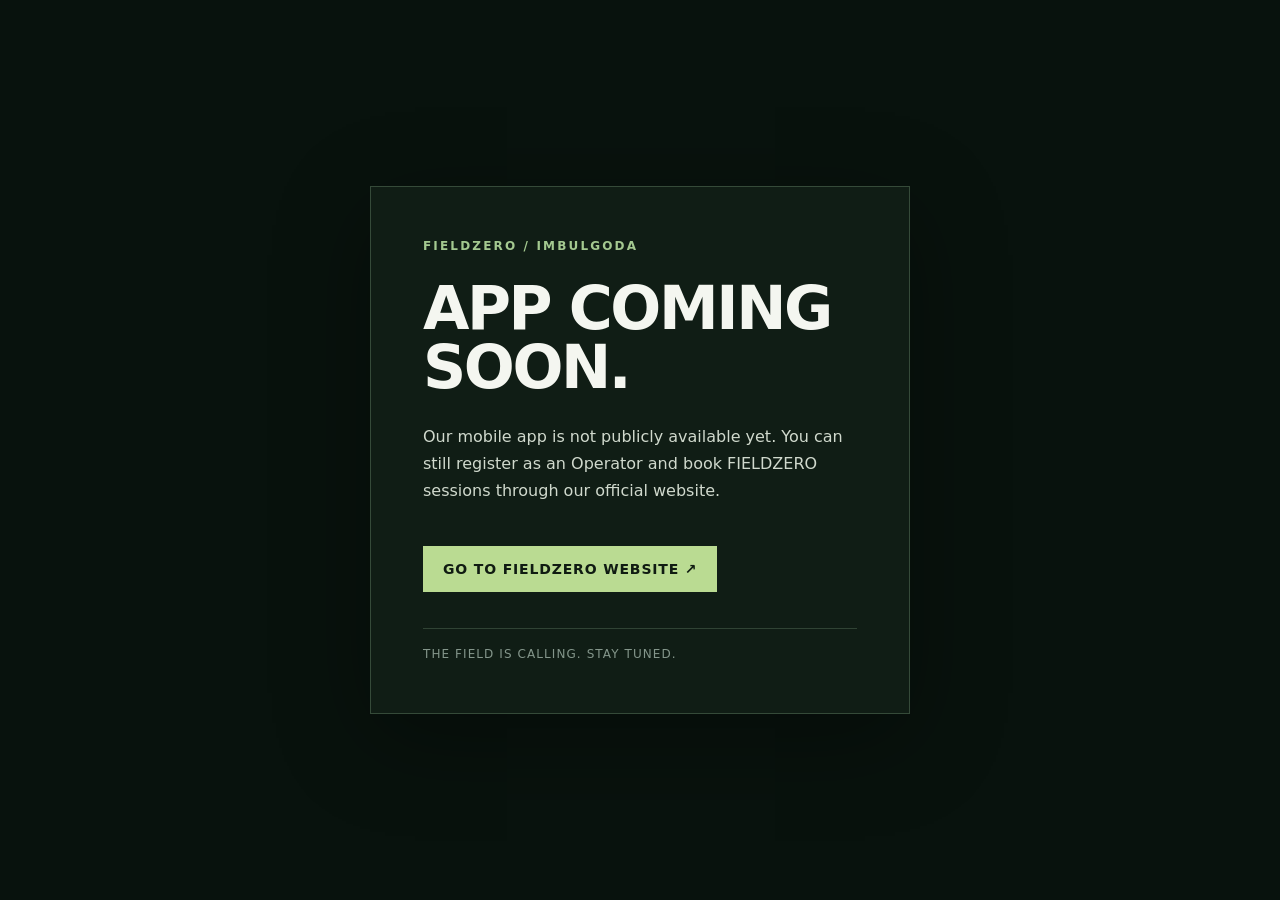
<file: app.html>
<!doctype html>
<html lang="en"><head><meta charset="utf-8"><meta name="viewport" content="width=device-width, initial-scale=1"><meta name="robots" content="noindex,nofollow"><meta name="theme-color" content="#0b160f"><title>FIELDZERO App — Unavailable</title><style>
:root{color-scheme:dark}*{box-sizing:border-box}body{margin:0;min-height:100svh;background:#08120d;color:#f4f6f0;font-family:system-ui,-apple-system,BlinkMacSystemFont,"Segoe UI",sans-serif;display:grid;place-items:center;padding:24px}.panel{max-width:540px;width:100%;border:1px solid #354a39;background:#101d15;padding:clamp(28px,6vw,52px);box-shadow:0 24px 90px #0005}.eyebrow{color:#a4c990;letter-spacing:.18em;text-transform:uppercase;font-size:12px;font-weight:800}h1{font-size:clamp(36px,7vw,60px);line-height:.98;letter-spacing:-.04em;margin:26px 0}p{line-height:1.7;color:#d0d9cd;font-size:16px}a{display:inline-block;margin-top:26px;padding:15px 20px;background:#badb92;color:#101b12;text-decoration:none;font-size:14px;font-weight:800;letter-spacing:.06em}.foot{margin-top:36px;border-top:1px solid #304334;padding-top:18px;color:#84968b;font-size:12px;letter-spacing:.09em}
</style></head><body><main class="panel"><div class="eyebrow">FIELDZERO / IMBULGODA</div><h1>APP COMING<br>SOON.</h1><p>Our mobile app is not publicly available yet. You can still register as an Operator and book FIELDZERO sessions through our official website.</p><a href="./">GO TO FIELDZERO WEBSITE ↗</a><div class="foot">THE FIELD IS CALLING. STAY TUNED.</div></main></body></html>
</file>
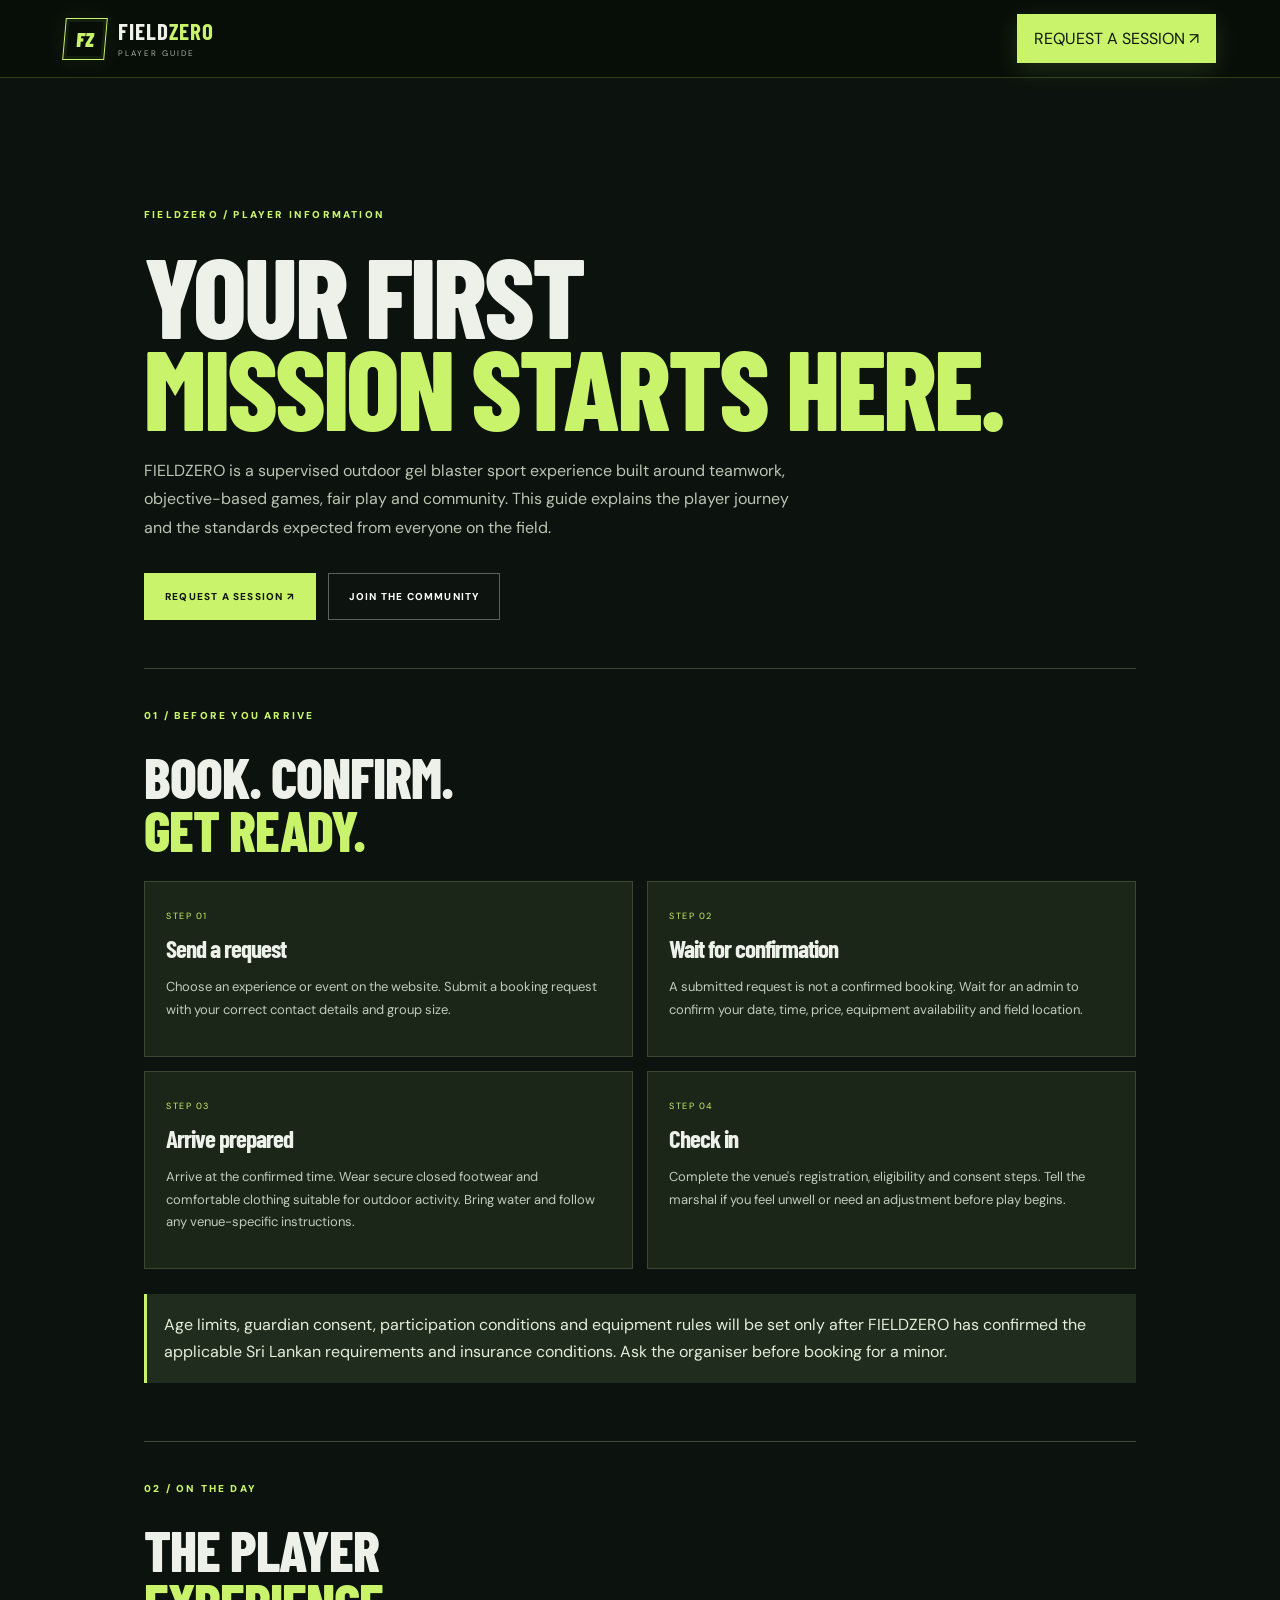
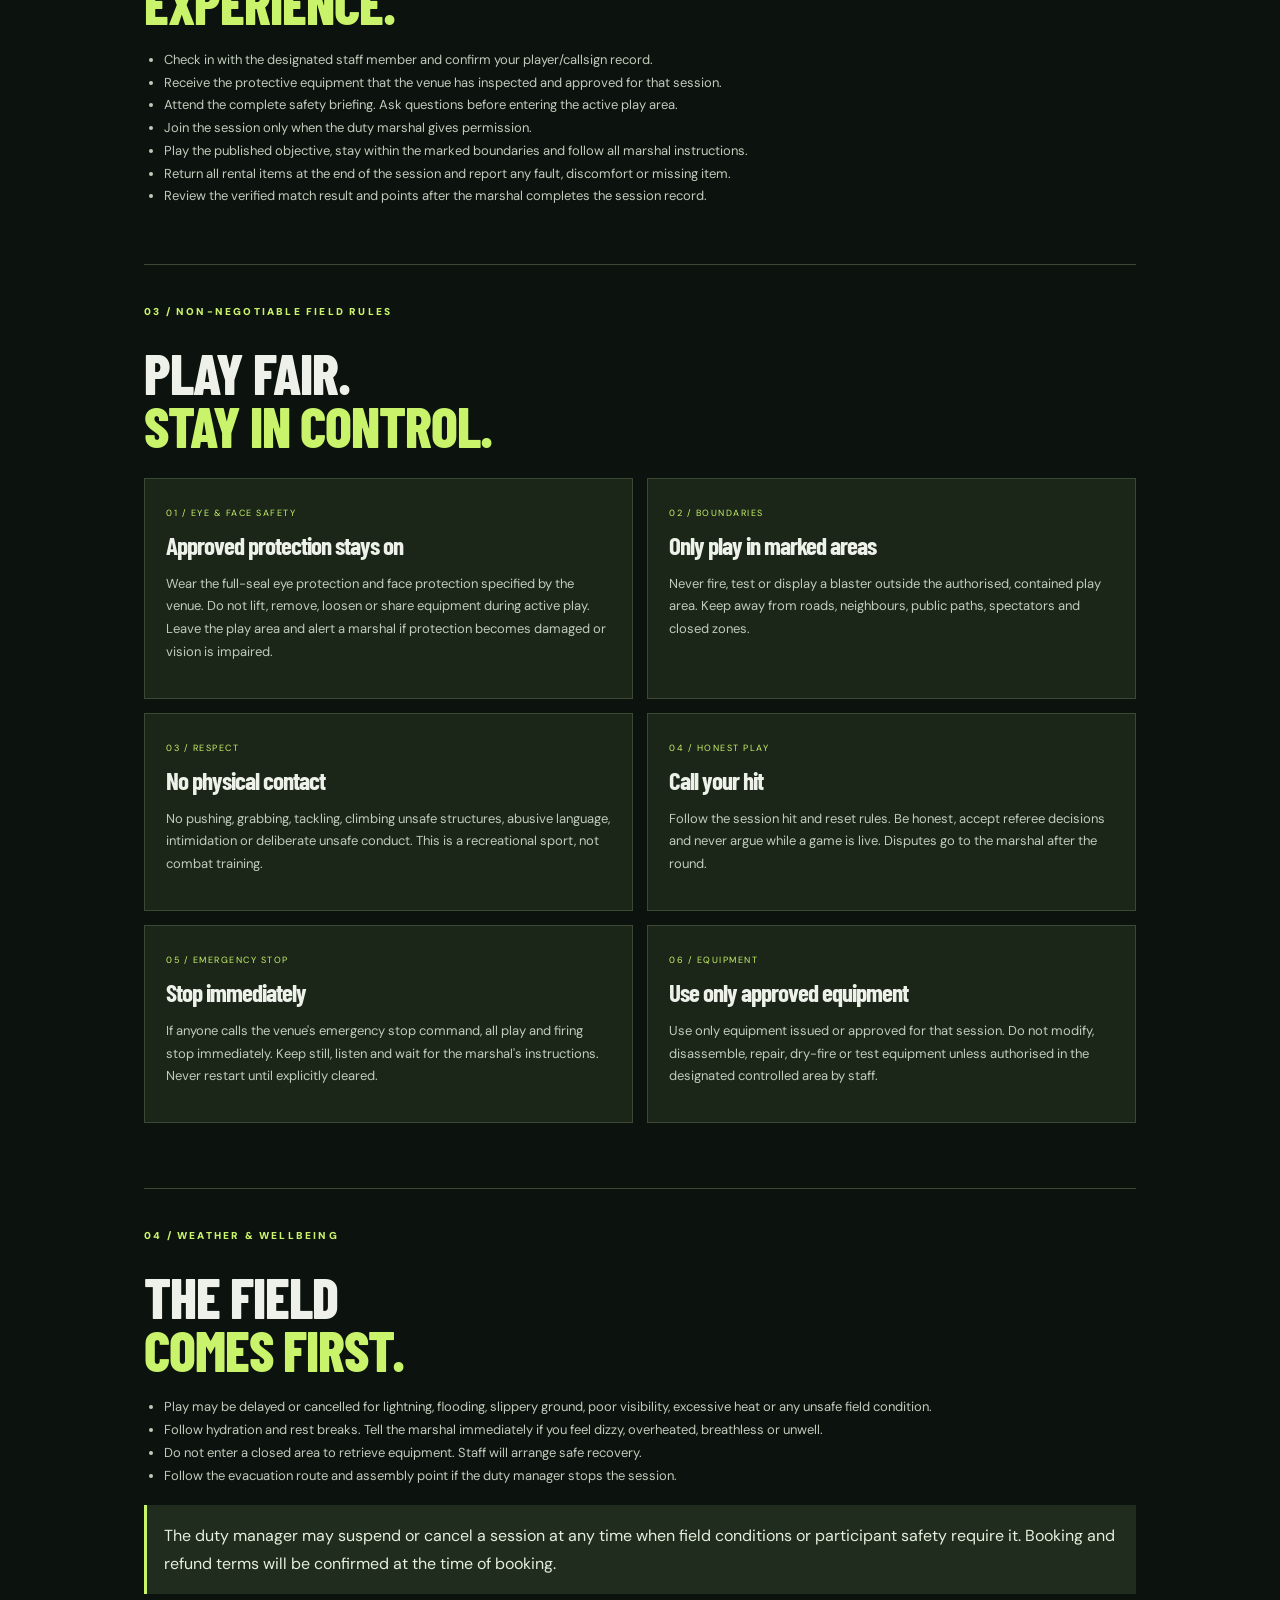
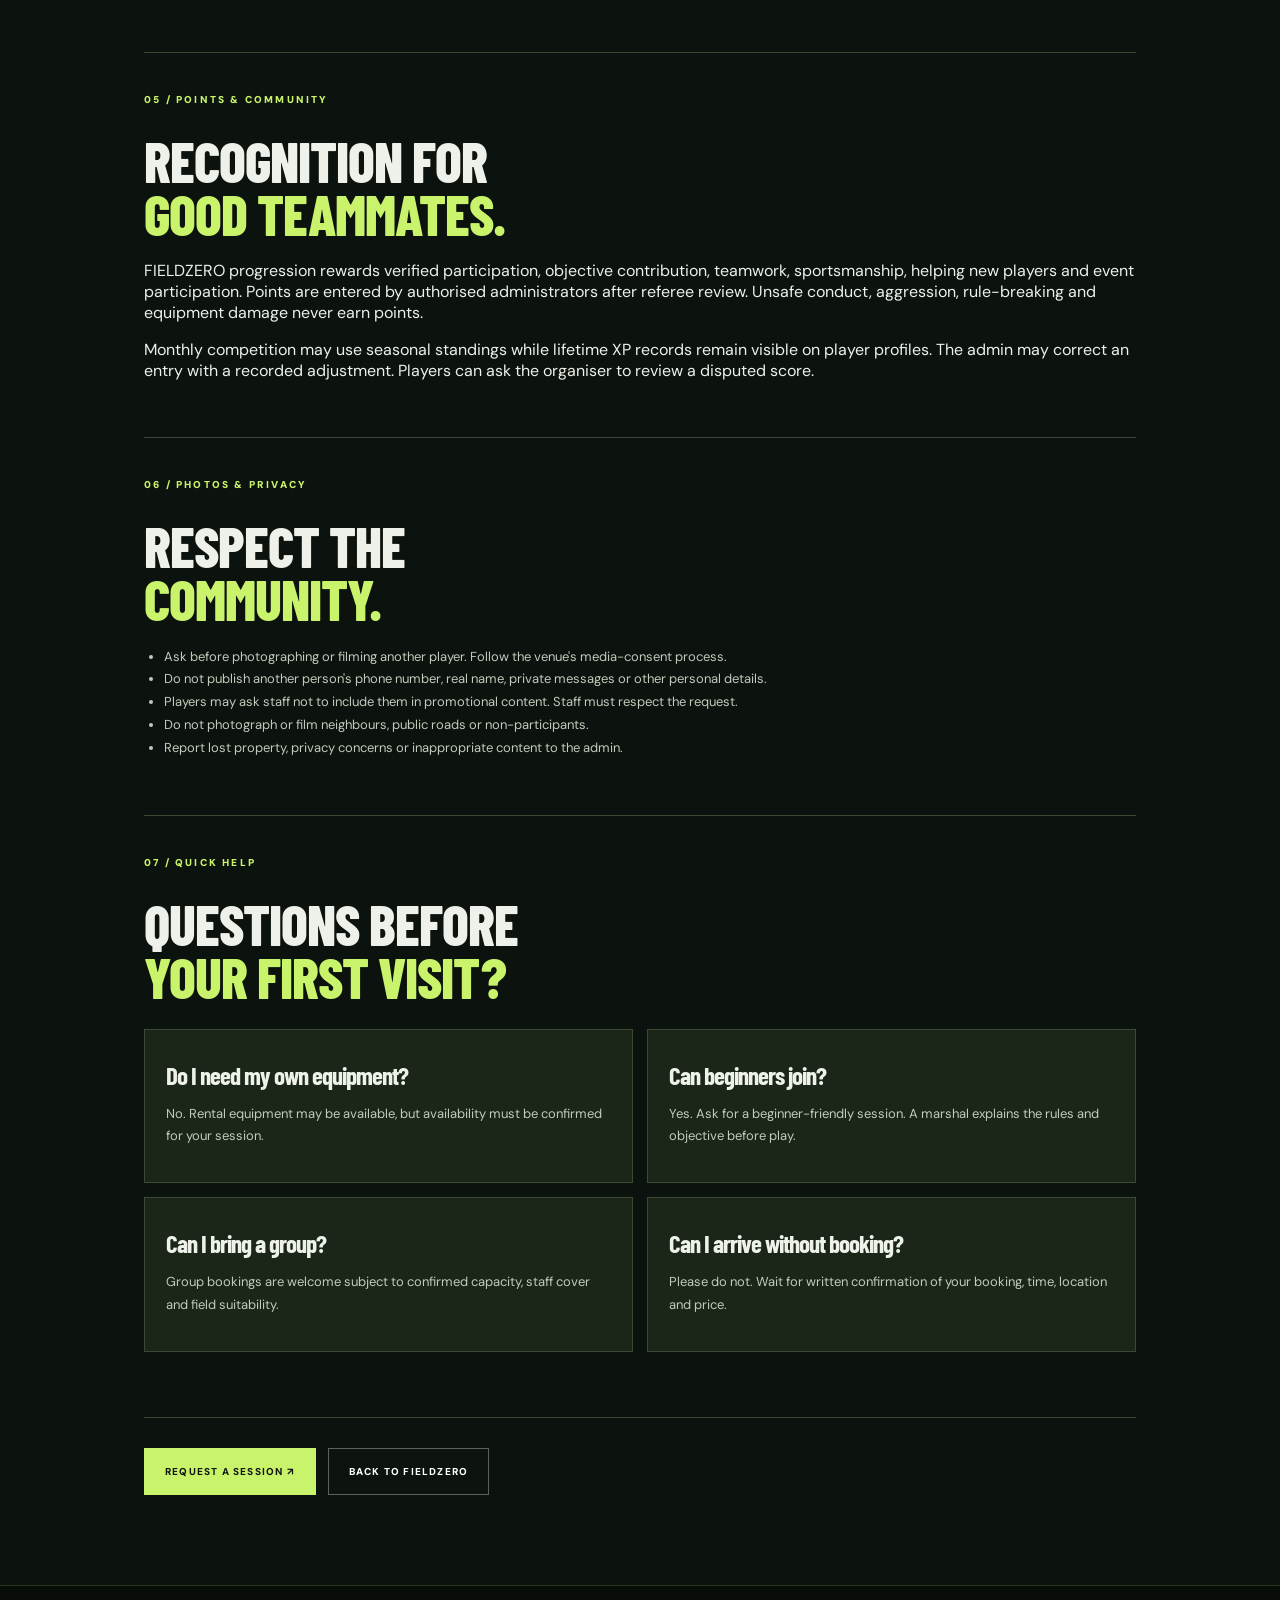
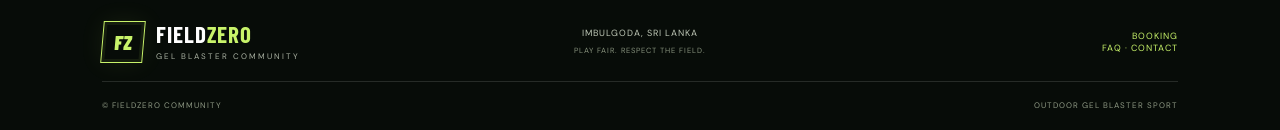
<file: field-guide.html>
<!doctype html>
<html lang="en">
<head>
  <meta charset="utf-8"><meta name="viewport" content="width=device-width, initial-scale=1"><meta name="theme-color" content="#111710">
  <meta name="description" content="FIELDZERO player guide: what to expect, how booking works, field rules and safety standards.">
  <title>Player Guide & Field Rules | FIELDZERO</title>
  <link rel="preconnect" href="https://fonts.googleapis.com"><link rel="preconnect" href="https://fonts.gstatic.com" crossorigin>
  <link href="https://fonts.googleapis.com/css2?family=Barlow+Condensed:wght@500;600;700;800;900&family=DM+Sans:wght@400;500;600;700&display=swap" rel="stylesheet"><link rel="stylesheet" href="styles.css">
  <style>
    .guide-wrap{max-width:1040px;margin:0 auto;padding:58px 24px 90px}.guide-hero{padding:72px 0 48px;border-bottom:1px solid #3b4934}.guide-hero h1{font:800 clamp(58px,10vw,112px)/.82 'Barlow Condensed';margin:24px 0}.guide-hero h1 em,.guide-section h2 em{font-style:normal;color:var(--lime)}.guide-hero p{max-width:650px;color:#bac5b3;line-height:1.8}.guide-grid{display:grid;grid-template-columns:repeat(2,1fr);gap:14px;margin:25px 0}.guide-card,.guide-rule{background:#1b2619;border:1px solid #3b4934;padding:21px}.guide-card small,.guide-rule small{color:var(--lime);letter-spacing:1.5px;font-size:9px}.guide-card h3,.guide-rule h3{font:700 25px 'Barlow Condensed';margin:9px 0}.guide-card p,.guide-rule p,.guide-section li{color:#c1cbbc;font-size:13px;line-height:1.75}.guide-section{padding:40px 0;border-bottom:1px solid #3b4934}.guide-section h2{font:800 clamp(34px,6vw,56px)/.95 'Barlow Condensed';margin:10px 0 20px}.guide-section ul{padding-left:20px}.guide-callout{padding:17px;border-left:3px solid var(--lime);background:#202c1d;color:#e5eddc;line-height:1.7;margin:18px 0}.guide-footer{display:flex;gap:12px;flex-wrap:wrap;margin-top:30px}@media(max-width:650px){.guide-grid{grid-template-columns:1fr}.guide-wrap{padding:34px 18px 70px}.guide-hero{padding-top:45px}}
  </style>
</head>
<body class="admin-body">
<header class="site-header"><a class="brand" href="index.html"><span class="brand-mark">FZ</span><span><b>FIELD<span>ZERO</span></b><small>PLAYER GUIDE</small></span></a><a class="nav-cta" href="index.html#calendar">REQUEST A SESSION ↗</a></header>
<main class="guide-wrap">
  <section class="guide-hero"><div class="section-kicker">FIELDZERO / PLAYER INFORMATION</div><h1>YOUR FIRST<br><em>MISSION STARTS HERE.</em></h1><p>FIELDZERO is a supervised outdoor gel blaster sport experience built around teamwork, objective-based games, fair play and community. This guide explains the player journey and the standards expected from everyone on the field.</p><div class="guide-footer"><a class="button button-lime" href="index.html#calendar">REQUEST A SESSION ↗</a><a class="button button-ghost" href="index.html#join">JOIN THE COMMUNITY</a></div></section>
  <section class="guide-section"><div class="section-kicker">01 / BEFORE YOU ARRIVE</div><h2>BOOK. CONFIRM.<br><em>GET READY.</em></h2><div class="guide-grid"><article class="guide-card"><small>STEP 01</small><h3>Send a request</h3><p>Choose an experience or event on the website. Submit a booking request with your correct contact details and group size.</p></article><article class="guide-card"><small>STEP 02</small><h3>Wait for confirmation</h3><p>A submitted request is not a confirmed booking. Wait for an admin to confirm your date, time, price, equipment availability and field location.</p></article><article class="guide-card"><small>STEP 03</small><h3>Arrive prepared</h3><p>Arrive at the confirmed time. Wear secure closed footwear and comfortable clothing suitable for outdoor activity. Bring water and follow any venue-specific instructions.</p></article><article class="guide-card"><small>STEP 04</small><h3>Check in</h3><p>Complete the venue's registration, eligibility and consent steps. Tell the marshal if you feel unwell or need an adjustment before play begins.</p></article></div><div class="guide-callout">Age limits, guardian consent, participation conditions and equipment rules will be set only after FIELDZERO has confirmed the applicable Sri Lankan requirements and insurance conditions. Ask the organiser before booking for a minor.</div></section>
  <section class="guide-section"><div class="section-kicker">02 / ON THE DAY</div><h2>THE PLAYER<br><em>EXPERIENCE.</em></h2><ul><li>Check in with the designated staff member and confirm your player/callsign record.</li><li>Receive the protective equipment that the venue has inspected and approved for that session.</li><li>Attend the complete safety briefing. Ask questions before entering the active play area.</li><li>Join the session only when the duty marshal gives permission.</li><li>Play the published objective, stay within the marked boundaries and follow all marshal instructions.</li><li>Return all rental items at the end of the session and report any fault, discomfort or missing item.</li><li>Review the verified match result and points after the marshal completes the session record.</li></ul></section>
  <section class="guide-section"><div class="section-kicker">03 / NON-NEGOTIABLE FIELD RULES</div><h2>PLAY FAIR.<br><em>STAY IN CONTROL.</em></h2><div class="guide-grid">
    <article class="guide-rule"><small>01 / EYE & FACE SAFETY</small><h3>Approved protection stays on</h3><p>Wear the full-seal eye protection and face protection specified by the venue. Do not lift, remove, loosen or share equipment during active play. Leave the play area and alert a marshal if protection becomes damaged or vision is impaired.</p></article>
    <article class="guide-rule"><small>02 / BOUNDARIES</small><h3>Only play in marked areas</h3><p>Never fire, test or display a blaster outside the authorised, contained play area. Keep away from roads, neighbours, public paths, spectators and closed zones.</p></article>
    <article class="guide-rule"><small>03 / RESPECT</small><h3>No physical contact</h3><p>No pushing, grabbing, tackling, climbing unsafe structures, abusive language, intimidation or deliberate unsafe conduct. This is a recreational sport, not combat training.</p></article>
    <article class="guide-rule"><small>04 / HONEST PLAY</small><h3>Call your hit</h3><p>Follow the session hit and reset rules. Be honest, accept referee decisions and never argue while a game is live. Disputes go to the marshal after the round.</p></article>
    <article class="guide-rule"><small>05 / EMERGENCY STOP</small><h3>Stop immediately</h3><p>If anyone calls the venue's emergency stop command, all play and firing stop immediately. Keep still, listen and wait for the marshal's instructions. Never restart until explicitly cleared.</p></article>
    <article class="guide-rule"><small>06 / EQUIPMENT</small><h3>Use only approved equipment</h3><p>Use only equipment issued or approved for that session. Do not modify, disassemble, repair, dry-fire or test equipment unless authorised in the designated controlled area by staff.</p></article>
  </div></section>
  <section class="guide-section"><div class="section-kicker">04 / WEATHER & WELLBEING</div><h2>THE FIELD<br><em>COMES FIRST.</em></h2><ul><li>Play may be delayed or cancelled for lightning, flooding, slippery ground, poor visibility, excessive heat or any unsafe field condition.</li><li>Follow hydration and rest breaks. Tell the marshal immediately if you feel dizzy, overheated, breathless or unwell.</li><li>Do not enter a closed area to retrieve equipment. Staff will arrange safe recovery.</li><li>Follow the evacuation route and assembly point if the duty manager stops the session.</li></ul><div class="guide-callout">The duty manager may suspend or cancel a session at any time when field conditions or participant safety require it. Booking and refund terms will be confirmed at the time of booking.</div></section>
  <section class="guide-section"><div class="section-kicker">05 / POINTS & COMMUNITY</div><h2>RECOGNITION FOR<br><em>GOOD TEAMMATES.</em></h2><p>FIELDZERO progression rewards verified participation, objective contribution, teamwork, sportsmanship, helping new players and event participation. Points are entered by authorised administrators after referee review. Unsafe conduct, aggression, rule-breaking and equipment damage never earn points.</p><p>Monthly competition may use seasonal standings while lifetime XP records remain visible on player profiles. The admin may correct an entry with a recorded adjustment. Players can ask the organiser to review a disputed score.</p></section>
  <section class="guide-section"><div class="section-kicker">06 / PHOTOS & PRIVACY</div><h2>RESPECT THE<br><em>COMMUNITY.</em></h2><ul><li>Ask before photographing or filming another player. Follow the venue's media-consent process.</li><li>Do not publish another person's phone number, real name, private messages or other personal details.</li><li>Players may ask staff not to include them in promotional content. Staff must respect the request.</li><li>Do not photograph or film neighbours, public roads or non-participants.</li><li>Report lost property, privacy concerns or inappropriate content to the admin.</li></ul></section>
  <section class="guide-section"><div class="section-kicker">07 / QUICK HELP</div><h2>QUESTIONS BEFORE<br><em>YOUR FIRST VISIT?</em></h2><div class="guide-grid"><article class="guide-card"><h3>Do I need my own equipment?</h3><p>No. Rental equipment may be available, but availability must be confirmed for your session.</p></article><article class="guide-card"><h3>Can beginners join?</h3><p>Yes. Ask for a beginner-friendly session. A marshal explains the rules and objective before play.</p></article><article class="guide-card"><h3>Can I bring a group?</h3><p>Group bookings are welcome subject to confirmed capacity, staff cover and field suitability.</p></article><article class="guide-card"><h3>Can I arrive without booking?</h3><p>Please do not. Wait for written confirmation of your booking, time, location and price.</p></article></div></section>
  <div class="guide-footer"><a class="button button-lime" href="index.html#calendar">REQUEST A SESSION ↗</a><a class="button button-ghost" href="index.html">BACK TO FIELDZERO</a></div>
</main>
<footer class="site-footer"><a class="brand" href="index.html"><span class="brand-mark">FZ</span><span><b>FIELD<span>ZERO</span></b><small>GEL BLASTER COMMUNITY</small></span></a><div class="footer-center">IMBULGODA, SRI LANKA<br><small>PLAY FAIR. RESPECT THE FIELD.</small></div><div class="footer-links"><a href="index.html#calendar">BOOKING</a><br><a href="index.html#faq">FAQ</a> · <a href="index.html#contact">CONTACT</a></div><div class="footer-bottom"><span>© FIELDZERO COMMUNITY</span><span>OUTDOOR GEL BLASTER SPORT</span></div></footer>
</body></html>
</file>
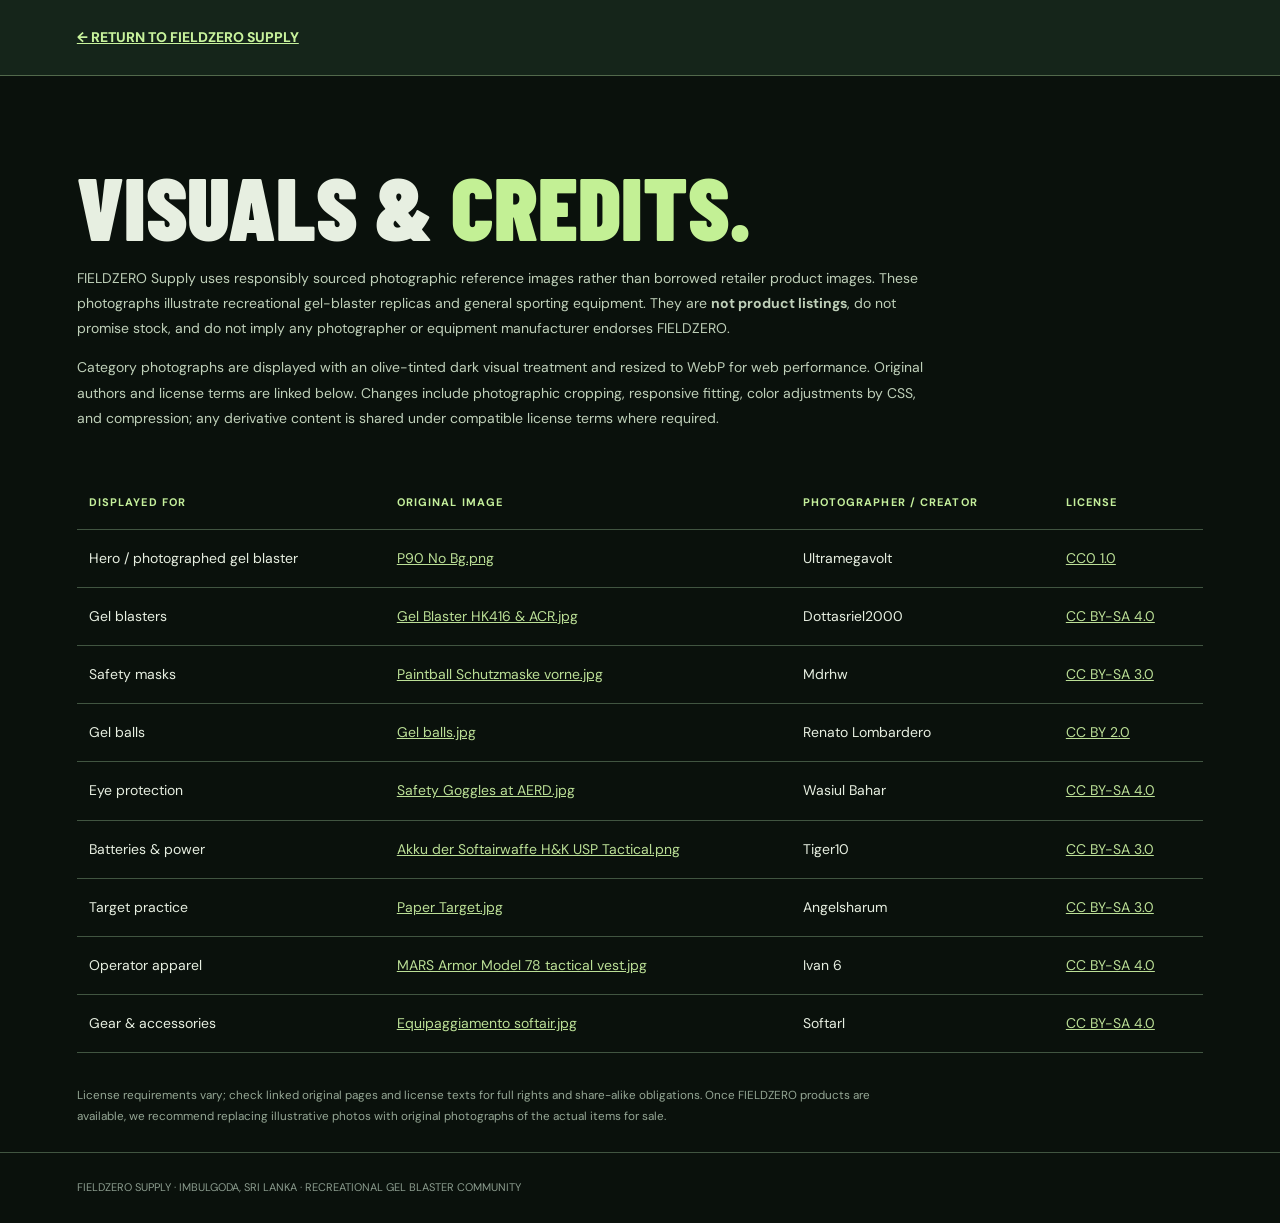
<file: shop-media-credits.html>
<!DOCTYPE html><html lang="en"><head><meta charset="utf-8"><meta name="viewport" content="width=device-width,initial-scale=1"><meta name="theme-color" content="#101b14"><title>FIELDZERO Supply — Image Credits</title><link href="https://fonts.googleapis.com/css2?family=Barlow+Condensed:wght@700;800;900&family=DM+Sans:wght@400;500;700&display=swap" rel="stylesheet"><style>body{margin:0;background:#0a110c;color:#e7efe1;font:400 14px/1.8 "DM Sans",sans-serif}header,main,footer{padding:25px clamp(18px,6vw,90px)}header{background:#15251a;border-bottom:1px solid #52694c}header a{color:#c8f39c;font-weight:800}h1{font:900 clamp(54px,7vw,96px)/1 "Barlow Condensed",sans-serif;text-transform:uppercase;margin:60px 0 15px}h1 em{font-style:normal;color:#c3f095}p{max-width:850px;color:#bfd0b9}table{width:100%;border-collapse:collapse;margin:32px 0;min-width:660px}th,td{text-align:left;padding:16px 12px;border-bottom:1px solid #415541}th{color:#c5f09c;font-size:11px;letter-spacing:.1em}a{color:#bbdf96}main{max-width:1150px;margin:auto}div.scroll{overflow-x:auto}footer{border-top:1px solid #415541;color:#8b9c8e;font-size:11px}small{display:block;max-width:820px;color:#95a795}</style></head><body><header><a href="shop.html">← RETURN TO FIELDZERO SUPPLY</a></header><main><h1>VISUALS &amp; <em>CREDITS.</em></h1><p>FIELDZERO Supply uses responsibly sourced photographic reference images rather than borrowed retailer product images. These photographs illustrate recreational gel-blaster replicas and general sporting equipment. They are <strong>not product listings</strong>, do not promise stock, and do not imply any photographer or equipment manufacturer endorses FIELDZERO.</p><p>Category photographs are displayed with an olive-tinted dark visual treatment and resized to WebP for web performance. Original authors and license terms are linked below. Changes include photographic cropping, responsive fitting, color adjustments by CSS, and compression; any derivative content is shared under compatible license terms where required.</p><div class="scroll"><table><thead><tr><th>DISPLAYED FOR</th><th>ORIGINAL IMAGE</th><th>PHOTOGRAPHER / CREATOR</th><th>LICENSE</th></tr></thead><tbody><tr><td>Hero / photographed gel blaster</td><td><a href="https://commons.wikimedia.org/wiki/File:P90_No_Bg.png" target="_blank" rel="noopener noreferrer">P90 No Bg.png</a></td><td>Ultramegavolt</td><td><a href="https://creativecommons.org/publicdomain/zero/1.0/" target="_blank" rel="noopener noreferrer">CC0 1.0</a></td></tr>
<tr><td>Gel blasters</td><td><a href="https://commons.wikimedia.org/wiki/File:Gel_Blaster_HK416_%26_ACR.jpg" target="_blank" rel="noopener noreferrer">Gel Blaster HK416 &amp; ACR.jpg</a></td><td>Dottasriel2000</td><td><a href="https://creativecommons.org/licenses/by-sa/4.0/" target="_blank" rel="noopener noreferrer">CC BY-SA 4.0</a></td></tr>
<tr><td>Safety masks</td><td><a href="https://commons.wikimedia.org/wiki/File:Paintball_Schutzmaske_vorne.jpg" target="_blank" rel="noopener noreferrer">Paintball Schutzmaske vorne.jpg</a></td><td>Mdrhw</td><td><a href="https://creativecommons.org/licenses/by-sa/3.0/" target="_blank" rel="noopener noreferrer">CC BY-SA 3.0</a></td></tr>
<tr><td>Gel balls</td><td><a href="https://commons.wikimedia.org/wiki/File:Gel_balls.jpg" target="_blank" rel="noopener noreferrer">Gel balls.jpg</a></td><td>Renato Lombardero</td><td><a href="https://creativecommons.org/licenses/by/2.0/" target="_blank" rel="noopener noreferrer">CC BY 2.0</a></td></tr>
<tr><td>Eye protection</td><td><a href="https://commons.wikimedia.org/wiki/File:Safety_Goggles_at_AERD.jpg" target="_blank" rel="noopener noreferrer">Safety Goggles at AERD.jpg</a></td><td>Wasiul Bahar</td><td><a href="https://creativecommons.org/licenses/by-sa/4.0/" target="_blank" rel="noopener noreferrer">CC BY-SA 4.0</a></td></tr>
<tr><td>Batteries &amp; power</td><td><a href="https://commons.wikimedia.org/wiki/File:Akku_der_Softairwaffe_H%26K_USP_Tactical.png" target="_blank" rel="noopener noreferrer">Akku der Softairwaffe H&amp;K USP Tactical.png</a></td><td>Tiger10</td><td><a href="https://creativecommons.org/licenses/by-sa/3.0/" target="_blank" rel="noopener noreferrer">CC BY-SA 3.0</a></td></tr>
<tr><td>Target practice</td><td><a href="https://commons.wikimedia.org/wiki/File:Paper_Target.jpg" target="_blank" rel="noopener noreferrer">Paper Target.jpg</a></td><td>Angelsharum</td><td><a href="https://creativecommons.org/licenses/by-sa/3.0/" target="_blank" rel="noopener noreferrer">CC BY-SA 3.0</a></td></tr>
<tr><td>Operator apparel</td><td><a href="https://commons.wikimedia.org/wiki/File:MARS_Armor_Model_78_tactical_vest.jpg" target="_blank" rel="noopener noreferrer">MARS Armor Model 78 tactical vest.jpg</a></td><td>Ivan 6</td><td><a href="https://creativecommons.org/licenses/by-sa/4.0/" target="_blank" rel="noopener noreferrer">CC BY-SA 4.0</a></td></tr>
<tr><td>Gear &amp; accessories</td><td><a href="https://commons.wikimedia.org/wiki/File:Equipaggiamento_softair.jpg" target="_blank" rel="noopener noreferrer">Equipaggiamento softair.jpg</a></td><td>Softarl</td><td><a href="https://creativecommons.org/licenses/by-sa/4.0/" target="_blank" rel="noopener noreferrer">CC BY-SA 4.0</a></td></tr></tbody></table></div><small>License requirements vary; check linked original pages and license texts for full rights and share-alike obligations. Once FIELDZERO products are available, we recommend replacing illustrative photos with original photographs of the actual items for sale.</small></main><footer>FIELDZERO SUPPLY · IMBULGODA, SRI LANKA · RECREATIONAL GEL BLASTER COMMUNITY</footer></body></html>
</file>
<file: styles.css>
:root{--ink:#111710;--ink2:#1b2419;--panel:#202a1e;--lime:#c7f36b;--paper:#f0f1e8;--muted:#a6afa0;--line:#354033;--orange:#e8a55a}*{box-sizing:border-box}html{scroll-behavior:smooth;scroll-padding-top:90px}body{margin:0;background:var(--paper);color:var(--ink);font-family:"DM Sans",sans-serif}a{color:inherit;text-decoration:none}button,input,select{font:inherit}.site-header{height:78px;padding:0 clamp(20px,5vw,76px);display:flex;align-items:center;justify-content:space-between;background:var(--ink);color:var(--paper);position:sticky;top:0;z-index:20;border-bottom:1px solid #ffffff16}.brand{display:flex;align-items:center;gap:12px}.brand-mark{width:42px;height:42px;border:1px solid var(--lime);color:var(--lime);display:grid;place-items:center;font-family:"Barlow Condensed",sans-serif;font-weight:900;font-size:20px;transform:skew(-5deg)}.brand b{display:block;font-family:"Barlow Condensed",sans-serif;font-size:23px;letter-spacing:1px;line-height:1}.brand b span{color:var(--lime)}.brand small{display:block;font-size:8px;letter-spacing:2px;color:#aab2a3;margin-top:5px}.site-header nav{display:flex;align-items:center;gap:clamp(15px,2.5vw,36px);font-size:10px;font-weight:700;letter-spacing:1px}.site-header nav a:not(.nav-cta){color:#c1c9bb}.site-header nav a:hover{color:var(--lime)}.nav-cta{background:var(--lime);color:var(--ink);padding:14px 17px}.menu-toggle{display:none;background:none;color:var(--paper);border:1px solid var(--line);padding:8px 12px}.hero{min-height:690px;height:min(790px,calc(100svh - 78px));position:relative;background:#131b12;color:white;overflow:hidden;display:flex;align-items:center}.hero-image{position:absolute;inset:0;background-image:url("https://images.unsplash.com/photo-1511497584788-876760111969?auto=format&fit=crop&w=2200&q=85");background-size:cover;background-position:center 45%;filter:saturate(.55)}.hero-shade{position:absolute;inset:0;background:linear-gradient(90deg,rgba(9,14,9,.97) 0%,rgba(9,14,9,.83) 42%,rgba(9,14,9,.22) 100%),linear-gradient(0deg,rgba(9,14,9,.8),transparent 25%)}.hero-content{position:relative;z-index:1;width:min(850px,82%);padding:30px 0 45px clamp(24px,9vw,145px)}.eyebrow,.section-kicker{font-size:10px;letter-spacing:2px;font-weight:700}.eyebrow{color:#d1d8ca;display:flex;align-items:center;gap:10px}.eyebrow i{font-style:normal;color:var(--lime)}.live-dot{width:7px;height:7px;border-radius:50%;background:var(--lime);box-shadow:0 0 12px var(--lime)}h1,h2,h3{font-family:"Barlow Condensed",sans-serif;margin:0;font-weight:800;letter-spacing:-1px}h1{font-size:clamp(78px,12vw,160px);line-height:.78;margin:33px 0 28px;letter-spacing:-3px}h1 em,h2 em{font-style:normal;color:var(--lime)}.hero-copy{max-width:440px;color:#c5cbbf;font-size:15px;line-height:1.8}.hero-actions{display:flex;gap:12px;flex-wrap:wrap;margin-top:30px}.button{display:inline-flex;align-items:center;justify-content:center;gap:24px;padding:16px 20px;border:1px solid transparent;font-size:10px;font-weight:800;letter-spacing:1.2px;cursor:pointer;transition:.2s}.button:hover{transform:translateY(-2px)}.button-lime{background:var(--lime);color:var(--ink)}.button-ghost{border-color:#ffffff55;color:white;background:#11171055}.hero-note{display:flex;align-items:center;gap:12px;font-size:9px;letter-spacing:1.6px;color:#b6c0ae;margin-top:58px}.note-line{width:36px;height:1px;background:var(--lime)}.hero-stamp{position:absolute;right:8%;top:23%;width:116px;height:150px;border:1px solid #ffffff5c;display:flex;flex-direction:column;align-items:center;justify-content:center;transform:rotate(7deg);color:var(--lime)}.hero-stamp>span{font-family:"Barlow Condensed";font-size:48px;font-weight:900}.hero-stamp small{text-align:center;font-size:8px;letter-spacing:2px;color:white}.hero-stamp b{position:absolute;bottom:-10px;right:8px;background:var(--lime);color:var(--ink);padding:3px 8px}.hero-bottom{position:absolute;bottom:20px;left:clamp(24px,9vw,145px);right:clamp(24px,9vw,145px);display:flex;justify-content:space-between;color:#c0c8b9;font-size:8px;letter-spacing:1.5px}.hero-bottom b{color:var(--lime)}.ticker{overflow:hidden;background:var(--lime);color:var(--ink);padding:15px 0;white-space:nowrap;font-family:"Barlow Condensed";font-size:19px;font-weight:800;letter-spacing:2px}.ticker div{width:max-content;animation:marquee 28s linear infinite}.ticker b{padding:0 22px;font-size:14px}@keyframes marquee{to{transform:translateX(-35%)}}.section{padding:105px clamp(22px,8vw,125px)}.section-kicker{color:#66745e;margin-bottom:28px}.section-heading{display:flex;align-items:flex-end;justify-content:space-between;gap:40px;margin-bottom:45px}.section-heading h2,.join-copy h2{font-size:clamp(54px,7vw,92px);line-height:.85;letter-spacing:-1px}.section-heading h2 em{color:#6b8b3b}.section-heading>p{max-width:390px;margin:0 0 4px;color:#657060;font-size:13px;line-height:1.9}.mode-grid{display:grid;grid-template-columns:repeat(4,1fr);gap:12px}.mode-card{min-height:295px;background:#e1e5d8;border:1px solid #d0d7c8;padding:23px;position:relative;display:flex;flex-direction:column;align-items:flex-start;transition:.2s}.mode-card:hover{transform:translateY(-5px);background:#d7e1c9}.mode-featured{background:var(--ink);color:white;border-color:var(--ink)}.mode-featured:hover{background:#1e2b1b}.mode-number{font-size:9px;letter-spacing:1.6px;color:#798571}.mode-featured .mode-number{color:#a4b19a}.mode-symbol{font-size:35px;color:#718e42;margin:23px 0 13px}.mode-featured .mode-symbol{color:var(--lime)}.mode-card h3{font-size:31px;line-height:.92}.mode-card p{font-size:11px;line-height:1.7;color:#657060;max-width:210px}.mode-featured p{color:#b2bca9}.mode-tag{margin-top:auto;border-top:1px solid #c7cebf;padding-top:13px;width:100%;font-size:8px;letter-spacing:1.5px;font-weight:800}.mode-featured .mode-tag{border-color:#ffffff25;color:var(--lime)}.dark-section{background:var(--ink);color:var(--paper)}.dark-section .section-kicker,.events-section .section-kicker{color:var(--lime)}.dark-section .section-heading h2 em{color:var(--lime)}.dark-section .section-heading>p{color:#aab4a3}.toolbar{display:flex;justify-content:space-between;align-items:center;margin-bottom:18px;gap:15px}.searchbox{display:flex;align-items:center;gap:10px;border:1px solid #45513f;padding:10px 14px;width:min(360px,100%);color:var(--lime)}.searchbox input{width:100%;background:none;border:0;outline:0;color:white;font-size:12px}.searchbox input::placeholder{color:#84907c}.counter{font-size:9px;letter-spacing:1.5px;color:#aab4a3}.roster-grid{display:grid;grid-template-columns:repeat(4,1fr);gap:10px}.operator-card{padding:19px;border:1px solid #354032;background:#182017;min-height:120px}.operator-top{display:flex;justify-content:space-between;color:var(--lime);font-size:9px;letter-spacing:1px}.operator-call{font-family:"Barlow Condensed";font-size:27px;font-weight:700;margin:18px 0 7px;overflow-wrap:anywhere}.operator-team{font-size:10px;color:#aab4a3}.empty-state{grid-column:1/-1;padding:26px;border:1px dashed #56614e;color:#8d9984;font-size:12px}.teams-grid{display:grid;grid-template-columns:repeat(2,1fr);gap:14px}.team-card{border:1px solid #cbd3c1;padding:22px;background:#e8ebdf}.team-head{display:flex;align-items:center;gap:15px}.team-badge{width:50px;height:50px;background:var(--ink);color:var(--lime);display:grid;place-items:center;font-family:"Barlow Condensed";font-weight:900;font-size:19px}.team-title{flex:1}.team-title h3{font-size:25px;letter-spacing:.3px}.team-title p{margin:3px 0 0;font-size:10px;color:#667060}.team-rank{font-family:"Barlow Condensed";font-weight:900;font-size:30px}.team-meter{height:3px;background:#d1d8c9;margin:19px 0 14px}.team-meter span{display:block;height:100%;background:#829d52}.team-roster{display:grid;grid-template-columns:repeat(2,1fr);gap:8px}.team-player{display:flex;align-items:center;gap:8px;font-size:10px;color:#4f5b49}.team-player b{font-weight:700}.slot{color:#929c8a}.events-section{background:#dfe4d6}.events-grid{display:grid;grid-template-columns:repeat(3,1fr);gap:12px}.event-card{background:#f1f2e9;padding:22px;border:1px solid #cbd3c1}.event-type{color:#718a48;font-size:9px;font-weight:800;letter-spacing:1.5px}.event-card h3{font-size:31px;margin:15px 0 10px}.event-card p{font-size:11px;line-height:1.7;color:#667060;min-height:40px}.event-meta{display:flex;justify-content:space-between;gap:10px;border-top:1px solid #d7ddcf;padding-top:14px;font-size:9px;color:#52604b}.booking-panel{margin-top:28px;background:var(--ink);color:white;padding:28px 32px;display:flex;align-items:center;justify-content:space-between;gap:20px}.booking-panel .eyebrow{font-size:9px;color:var(--lime)}.booking-panel h3{font-size:34px;line-height:.92;margin-top:10px}.join-section{position:relative;background:#151d13;color:white;overflow:hidden}.join-backdrop{position:absolute;right:-40px;top:60px;font-family:"Barlow Condensed";font-size:clamp(130px,25vw,360px);font-weight:900;color:#ffffff04;white-space:nowrap;pointer-events:none}.join-layout{position:relative;display:grid;grid-template-columns:.8fr 1fr;gap:clamp(35px,8vw,120px);align-items:start}.join-copy .section-kicker{color:var(--lime)}.join-copy h2{margin-bottom:24px}.join-copy h2 em{color:var(--lime)}.join-copy>p{font-size:13px;line-height:1.9;color:#aab4a3;max-width:380px}.join-points{list-style:none;padding:0;margin:32px 0}.join-points li{display:flex;gap:14px;align-items:center;padding:13px 0;border-bottom:1px solid #ffffff20;font-size:11px;color:#dce2d7}.join-points span{font-size:9px;color:var(--lime);letter-spacing:1px}.privacy-note{display:flex;gap:12px;padding:16px;background:#202b1e;border:1px solid #3a4933;color:var(--lime)}.privacy-note b{display:block;font-size:9px;letter-spacing:1px}.privacy-note small{display:block;color:#aab4a3;font-size:10px;line-height:1.7;margin-top:7px}.registration-form{background:#f0f1e8;color:var(--ink);padding:clamp(20px,3vw,34px);position:relative;z-index:1}.form-top{display:flex;justify-content:space-between;border-bottom:1px solid #ccd4c4;padding-bottom:18px;margin-bottom:22px;font-size:9px;font-weight:800;letter-spacing:1.5px}.form-top span:last-child{color:#718a48}.form-grid{display:grid;grid-template-columns:1fr 1fr;gap:17px 13px}.field{display:flex;flex-direction:column;gap:8px;font-size:9px;font-weight:800;letter-spacing:1px}.field.full,.consent.full{grid-column:1/-1}.field input,.field select{width:100%;min-width:0;border:1px solid #cbd3c1;background:#e7eadf;padding:13px 11px;color:#182016;border-radius:0;outline:none;font-size:12px;letter-spacing:0}.field input:focus,.field select:focus{border-color:#718a48;box-shadow:0 0 0 2px #718a4820}.field small{font-size:9px;line-height:1.5;color:#7b8574;font-weight:500;letter-spacing:0}.consent{display:flex;align-items:flex-start;gap:9px;font-size:10px;font-weight:500;line-height:1.7;color:#586252}.consent input{accent-color:#6f8b3e;margin-top:3px}.submit-button{width:100%;margin-top:22px;border:0}.submit-button:disabled{opacity:.65;cursor:wait}.form-status{font-size:12px;line-height:1.6;margin-top:12px}.form-status.success{color:#3b7029}.form-status.error{color:#a2382c}.form-foot{font-size:8px;letter-spacing:.8px;color:#858e7c;line-height:1.7;margin:16px 0 0}.site-footer{background:#0c100b;color:white;padding:35px clamp(22px,8vw,125px) 20px;display:grid;grid-template-columns:1fr 1fr 1fr;gap:24px;align-items:center}.footer-center{text-align:center;font-size:9px;line-height:1.9;letter-spacing:1px;color:#c0c9b8}.footer-center small{color:#87927d}.footer-links{text-align:right;font-size:9px;letter-spacing:1px;color:var(--lime)}.footer-bottom{grid-column:1/-1;border-top:1px solid #ffffff20;padding-top:18px;display:flex;justify-content:space-between;font-size:8px;letter-spacing:1px;color:#8d9883}@media(max-width:900px){.site-header nav{gap:14px;font-size:9px}.mode-grid{grid-template-columns:repeat(2,1fr)}.roster-grid{grid-template-columns:repeat(2,1fr)}.join-layout{grid-template-columns:1fr}.join-copy{max-width:600px}.hero-stamp{right:6%;top:13%}.section{padding-top:75px;padding-bottom:75px}}@media(max-width:640px){.site-header{height:68px;padding:0 18px}.brand-mark{width:36px;height:36px}.brand b{font-size:20px}.menu-toggle{display:block}.site-header nav{display:none;position:absolute;left:0;right:0;top:68px;background:#111710;padding:18px;flex-direction:column;align-items:stretch;border-bottom:1px solid var(--line)}.site-header nav.open{display:flex}.site-header nav a{padding:12px}.nav-cta{text-align:center}.hero{height:calc(100svh - 68px);min-height:600px}.hero-content{width:100%;padding:20px 23px 40px}.hero-shade{background:linear-gradient(90deg,rgba(9,14,9,.94),rgba(9,14,9,.58)),linear-gradient(0deg,rgba(9,14,9,.8),transparent 40%)}h1{font-size:clamp(75px,19vw,115px);margin-top:28px}.hero-copy{font-size:13px;max-width:340px}.hero-stamp{width:72px;height:95px;top:auto;bottom:105px;right:23px}.hero-stamp>span{font-size:31px}.hero-stamp small{font-size:6px}.hero-bottom{left:22px;right:22px;font-size:7px;gap:10px}.hero-bottom span:nth-child(2){display:none}.hero-note{margin-top:38px}.section{padding:65px 20px}.section-heading{display:block;margin-bottom:30px}.section-heading h2,.join-copy h2{font-size:62px}.section-heading>p{margin-top:20px;font-size:12px}.mode-grid{gap:8px}.mode-card{padding:15px;min-height:260px}.mode-card h3{font-size:26px}.mode-card p{font-size:10px}.mode-symbol{font-size:30px;margin:22px 0 10px}.toolbar{align-items:flex-start;flex-direction:column}.roster-grid{grid-template-columns:1fr 1fr;gap:7px}.operator-card{padding:13px;min-height:108px}.operator-call{font-size:22px}.teams-grid,.events-grid{grid-template-columns:1fr}.team-card{padding:17px}.booking-panel{align-items:flex-start;flex-direction:column;padding:24px}.join-layout{gap:35px}.form-grid{grid-template-columns:1fr}.field.full,.consent.full{grid-column:auto}.registration-form{padding:20px 16px}.site-footer{grid-template-columns:1fr 1fr;padding:28px 20px 18px}.footer-center{display:none}.footer-links{font-size:8px}.footer-bottom{font-size:7px;gap:12px;line-height:1.6}.button{padding:14px 15px;font-size:9px}.hero-actions{gap:8px}}@media(prefers-reduced-motion:reduce){html{scroll-behavior:auto}.ticker div{animation:none}*,*:before,*:after{transition:none!important}}

/* Booking form */
.booking-form{max-width:900px;margin:0 auto;border:1px solid #d0d7c8}.booking-form .form-status{min-height:18px}

/* FIELDZERO V2 additions */
.mode-card summary{cursor:pointer;list-style:none}.mode-card summary::-webkit-details-marker{display:none}.mode-card[open]{grid-column:span 1}.mode-guide{border-top:1px solid var(--line,#394136);margin-top:1rem;padding-top:1rem;font-size:.9rem;line-height:1.6}.mode-guide b{display:block;color:var(--lime,#c6f36b);font-size:.78rem;letter-spacing:.12em;margin:.5rem 0}.mode-guide p{margin:.25rem 0 1rem;color:var(--muted,#a6ad9f)}
.calendar-panel,.profile-card{background:var(--panel,#171d15);border:1px solid var(--line,#394136);padding:clamp(1rem,3vw,2rem);margin:1.5rem 0}.calendar-controls,.profile-search{display:grid;grid-template-columns:repeat(2,minmax(0,1fr));gap:1rem;align-items:end}.arena-slots{display:grid;grid-template-columns:repeat(auto-fit,minmax(112px,1fr));gap:.65rem;margin:1.25rem 0}.arena-slot{min-height:76px;border:1px solid #52604a;background:#1b2517;color:#eef2e8;padding:.7rem;text-align:left;display:flex;flex-direction:column;gap:.35rem;cursor:pointer}.arena-slot small{font-size:.65rem;letter-spacing:.1em}.arena-slot.pending{background:#3b321b;border-color:#a88631}.arena-slot.booked,.arena-slot.closed{background:#30201e;border-color:#74433b;color:#bfb4ad}.arena-slot:disabled{cursor:not-allowed;opacity:.8}.calendar-legend{display:flex;flex-wrap:wrap;gap:1rem;font-size:.78rem;color:var(--muted,#a6ad9f)}.calendar-legend i{display:inline-block;width:10px;height:10px;background:#1b2517;border:1px solid #52604a;margin-right:.35rem}.calendar-legend .slot-pending{background:#3b321b;border-color:#a88631}.calendar-legend .slot-booked{background:#30201e;border-color:#74433b}.profile-result{margin-top:1.25rem}.profile-call{font-family:'Barlow Condensed',sans-serif;font-size:2.6rem;font-weight:800}.profile-sub{color:var(--lime,#c6f36b);margin-bottom:1rem}.profile-stats{display:grid;grid-template-columns:repeat(auto-fit,minmax(100px,1fr));gap:.7rem;margin:1rem 0}.profile-stats div{background:#20271c;padding:1rem;display:flex;flex-direction:column;gap:.25rem}.profile-stats b{font-size:1.35rem}.profile-stats span{font-size:.65rem;letter-spacing:.1em;color:var(--muted,#a6ad9f)}.challenge-form{margin-top:2rem}.profile-search{max-width:800px}.profile-search .button{min-height:48px}@media(max-width:650px){.calendar-controls,.profile-search{grid-template-columns:1fr}.arena-slots{grid-template-columns:repeat(2,minmax(0,1fr))}}
.event-detail-main{max-width:1000px;margin:auto;padding-top:4rem}.event-detail-description{font-size:1.1rem;line-height:1.8;max-width:800px;margin:2rem 0}.event-rules{border-top:1px solid var(--line,#394136);padding:1.5rem 0;margin:1rem 0}.event-rules h2{font-family:'Barlow Condensed',sans-serif;font-size:1.8rem}.event-rules>p{line-height:1.7;color:var(--muted,#a6ad9f)}


/* V4 experience, packages and leaderboards */
.leaderboard-tabs{display:flex;gap:10px;flex-wrap:wrap;margin:20px 0 16px}.leaderboard-tab{font:700 13px 'DM Sans',sans-serif;letter-spacing:.08em;padding:13px 18px;border:1px solid var(--line,#394137);background:transparent;color:inherit;cursor:pointer}.leaderboard-tab.active{background:#c8f169;color:#111710;border-color:#c8f169}.leaderboard-table{border:1px solid var(--line,#394137);overflow:hidden}.leaderboard-row{display:grid;grid-template-columns:58px minmax(0,1fr) 100px;gap:12px;align-items:center;padding:16px 18px;border-bottom:1px solid rgba(255,255,255,.09)}.leaderboard-row:last-child{border-bottom:0}.leaderboard-rank{font:800 24px 'Barlow Condensed',sans-serif;color:#c8f169}.leaderboard-name{font-weight:800;overflow-wrap:anywhere}.leaderboard-sub{display:block;color:#9ba596;font-size:12px;margin-top:4px}.leaderboard-points{text-align:right;font:800 18px 'Barlow Condensed',sans-serif}.leaderboard-points small{display:block;font:500 10px 'DM Sans',sans-serif;color:#9ba596;letter-spacing:.1em}.packages-section{background:#111710;color:#f4f6ed}.package-grid{display:grid;grid-template-columns:repeat(3,minmax(0,1fr));gap:14px;margin-top:28px}.package-card{display:flex;flex-direction:column;padding:24px;border:1px solid #3a4338;background:#171e16;min-height:100%}.package-card.package-featured{border-color:#c8f169;box-shadow:inset 0 3px #c8f169}.package-tag{font-size:10px;font-weight:800;letter-spacing:.15em;color:#c8f169}.package-card h3{font:800 32px/.95 'Barlow Condensed',sans-serif;margin:18px 0 12px}.package-card p{color:#c2c9bc;line-height:1.65}.package-card ul{padding-left:18px;color:#d8ded3;line-height:1.9;margin:12px 0 20px}.package-price{margin-top:auto;padding:16px 0 18px;font-size:14px}.package-price b{font:800 30px 'Barlow Condensed',sans-serif;color:#c8f169}.package-price small{display:block;color:#9ba596;margin-top:3px}.package-card .button{align-self:flex-start}.package-disclaimer{font-size:12px;color:#aeb8a9;margin-top:18px;line-height:1.6}.team-player{min-width:0}.team-player b{overflow-wrap:anywhere}@media(max-width:900px){.package-grid{grid-template-columns:repeat(2,minmax(0,1fr))}}@media(max-width:560px){.package-grid{grid-template-columns:1fr}.package-card{padding:20px}.leaderboard-row{grid-template-columns:42px minmax(0,1fr) 72px;padding:13px 12px}.leaderboard-rank{font-size:21px}.leaderboard-points{font-size:16px}}

/* FIELDZERO V5 — Loka-inspired service flow, adapted to the existing dark/lime identity */
[hidden]{display:none!important}
.filter-bar{display:flex;flex-wrap:wrap;gap:8px;margin:0 0 22px}
.filter-chip{appearance:none;border:1px solid var(--line,#354033);background:transparent;color:inherit;padding:11px 15px;font:800 10px 'DM Sans',sans-serif;letter-spacing:.09em;cursor:pointer;transition:background .18s ease,color .18s ease,border-color .18s ease}
.filter-chip:hover,.filter-chip.active{background:var(--lime,#c7f36b);border-color:var(--lime,#c7f36b);color:var(--ink,#111710)}
.inline-cta{display:flex;align-items:center;justify-content:space-between;gap:20px;margin-top:28px;padding:24px;border:1px solid var(--line,#354033);background:#171e16;color:#f4f6ed}
.inline-cta b{font:800 20px 'Barlow Condensed',sans-serif;letter-spacing:.04em}.inline-cta p{margin:6px 0 0;color:var(--muted,#a6afa0);font-size:12px;line-height:1.6}
.pass-panel{display:grid;grid-template-columns:.85fr 1.15fr;gap:35px;margin-top:36px;padding:clamp(24px,4vw,42px);border:1px solid #3a4338;background:linear-gradient(135deg,#1b2419,#111710)}
.pass-copy h3,.contact-panel h2{font:800 clamp(38px,5vw,62px)/.94 'Barlow Condensed',sans-serif;margin:15px 0}.pass-copy h3 em,.contact-panel h2 em{font-style:normal;color:var(--lime,#c7f36b)}.pass-copy p,.contact-panel p{max-width:500px;color:#c2c9bc;line-height:1.8;font-size:13px;margin-bottom:24px}
.pass-options{display:grid;gap:10px}.pass-options article{padding:17px 18px;border:1px solid #394337;background:#141a13}.pass-options article span{display:block;font-size:9px;letter-spacing:.13em;color:var(--lime,#c7f36b);margin-bottom:8px}.pass-options article b{font:800 23px 'Barlow Condensed',sans-serif}.pass-options article p{color:#aeb8a9;font-size:12px;line-height:1.6;margin:5px 0 0}
.process-section{background:#e7eadf}.process-grid{display:grid;grid-template-columns:repeat(4,minmax(0,1fr));gap:12px}.process-grid article{padding:22px;border:1px solid #cbd3c1;background:#f0f1e8;min-height:210px}.process-grid article>span,.safety-grid article>span{display:inline-grid;place-items:center;width:36px;height:36px;border:1px solid #718a48;color:#5c7534;font:800 18px 'Barlow Condensed',sans-serif}.process-grid h3{font:800 23px/1 'Barlow Condensed',sans-serif;margin:24px 0 10px}.process-grid p{font-size:12px;line-height:1.7;color:#596252;margin:0}
.safety-grid{display:grid;grid-template-columns:repeat(4,minmax(0,1fr));gap:12px}.safety-grid article{padding:20px;border:1px solid var(--line,#354033);background:#171e16}.safety-grid article b{display:block;margin:17px 0 8px;font-size:11px;letter-spacing:.08em;color:#f4f6ed}.safety-grid article p{font-size:12px;line-height:1.7;color:#aeb8a9;margin:0}
.faq-grid{display:grid;grid-template-columns:repeat(2,minmax(0,1fr));gap:10px}.faq-grid details{border:1px solid #cbd3c1;background:#f0f1e8;padding:18px 20px}.faq-grid summary{cursor:pointer;list-style:none;font-weight:800;font-size:13px;padding-right:22px;position:relative}.faq-grid summary::-webkit-details-marker{display:none}.faq-grid summary:after{content:'+';position:absolute;right:0;top:-3px;font-size:20px;color:#648039}.faq-grid details[open] summary:after{content:'−'}.faq-grid details p{font-size:12px;line-height:1.75;color:#586252;margin:14px 0 0}
.contact-section{background:#dfe4d5}.contact-panel{display:grid;grid-template-columns:1.1fr .9fr;gap:40px;padding:clamp(25px,5vw,54px);background:#111710;color:#f4f6ed;position:relative;overflow:hidden}.contact-panel:after{content:'FZ';position:absolute;right:-10px;bottom:-75px;font:900 250px/.8 'Barlow Condensed',sans-serif;color:#ffffff06;pointer-events:none}.contact-actions{display:flex;flex-direction:column;align-items:flex-start;justify-content:center;gap:12px;position:relative;z-index:1}.contact-actions .button{min-width:210px}.contact-actions>small{color:#9ba596;font-size:9px;letter-spacing:.12em;margin-top:8px}.contact-community-links{display:flex;flex-wrap:wrap;gap:9px;margin-top:7px}.contact-community-links span{color:#9ba596;font-size:11px;line-height:1.6}.contact-link{display:inline-block;padding:11px 13px;border:1px solid #46523f;color:var(--lime,#c7f36b);font-size:9px;font-weight:800;letter-spacing:.08em}.contact-link:hover{background:#202a1e}
@media(max-width:900px){.pass-panel{grid-template-columns:1fr}.process-grid,.safety-grid{grid-template-columns:repeat(2,minmax(0,1fr))}.contact-panel{grid-template-columns:1fr;gap:20px}}
@media(max-width:600px){.filter-bar{gap:6px}.filter-chip{padding:10px 11px;font-size:9px}.inline-cta{align-items:flex-start;flex-direction:column;padding:20px}.process-grid,.safety-grid,.faq-grid{grid-template-columns:1fr}.process-grid article{min-height:0}.pass-panel{padding:20px}.contact-panel{padding:24px 20px}.contact-panel h2{font-size:49px}.contact-actions .button{width:100%;text-align:center}.contact-panel:after{font-size:180px;bottom:-45px}}

/* V6: clearer squad recruitment, captain labels, feedback and admin-friendly controls */
.squad-guide{display:grid;grid-template-columns:repeat(4,1fr);gap:8px;margin:-16px 0 28px}.squad-guide span{padding:13px 12px;border:1px solid #cbd3c1;background:#e8ebdf;color:#55634c;font-size:9px;font-weight:800;letter-spacing:1px}.team-player.team-captain{color:#344e1c}.team-player.team-captain small{margin-left:auto;color:#647f39;font-size:7px;letter-spacing:.7px;font-weight:800}.team-leader-label{display:block;color:#657d3f;font-size:8px;font-weight:800;letter-spacing:.8px;margin-top:6px}.team-card-footer{display:flex;justify-content:space-between;align-items:center;gap:12px;border-top:1px solid #cbd3c1;margin-top:16px;padding-top:12px;font-size:8px;font-weight:800;letter-spacing:1px;color:#74806b}.team-challenge-link{color:#526e2e;text-decoration:none}.team-challenge-link:hover{text-decoration:underline}.feedback-layout{display:grid;grid-template-columns:minmax(0,.9fr) minmax(0,1.1fr);gap:20px;align-items:start}.feedback-form{border:1px solid #34402e}.feedback-form .field{margin-bottom:17px}.feedback-form .field textarea{width:100%;min-width:0;border:1px solid #cbd3c1;background:#e7eadf;padding:13px 11px;color:#182016;font:inherit;font-size:12px;resize:vertical}.rating-field{border:0;padding:0;margin:6px 0 20px}.rating-field legend{font-size:9px;font-weight:800;letter-spacing:1px;margin-bottom:10px}.rating-field>small{font-size:9px;color:#7b8574}.star-picker{display:flex;gap:5px;margin:5px 0 8px}.star-picker label{display:flex;flex-direction:column;align-items:center;justify-content:center;gap:3px;width:49px;height:55px;border:1px solid #cbd3c1;background:#e7eadf;cursor:pointer;color:#89937f;transition:.15s}.star-picker input{position:absolute;opacity:0;pointer-events:none}.star-picker label span{font-size:26px;line-height:1}.star-picker label small{font-size:8px}.star-picker label.selected,.star-picker label:has(input:checked){background:#e2edc8;border-color:#7c9d42;color:#56752a}.feedback-feed{border:1px solid #34402e;background:#151d13;padding:22px}.feedback-feed-head{display:flex;justify-content:space-between;gap:15px;align-items:flex-end;border-bottom:1px solid #ffffff20;padding-bottom:16px;margin-bottom:14px}.feedback-feed-head .section-kicker{margin-bottom:8px}.feedback-feed-head h3{font-family:'Barlow Condensed';font-size:28px;line-height:1}.feedback-feed-head>span{font-size:8px;letter-spacing:1px;color:var(--lime);text-align:right}.feedback-list{display:grid;gap:10px}.feedback-card{padding:15px;background:#20291e;border:1px solid #374431}.feedback-card-top{display:flex;justify-content:space-between;align-items:center;gap:10px}.feedback-card-top b{font-size:11px}.feedback-stars{color:var(--lime);letter-spacing:2px;white-space:nowrap;font-size:14px}.feedback-card p{font-size:11px;line-height:1.8;color:#c1cbbb;overflow-wrap:anywhere;margin:10px 0}.feedback-card>small{font-size:8px;color:#899783;letter-spacing:.5px}.feedback-section .section-heading h2 em{color:var(--lime)}.feedback-section .section-heading>p{color:#aab4a3}.squad-admin-card{border:1px solid #354032;background:#182017;margin-bottom:13px;padding:14px}.squad-admin-card .admin-team-row{margin:0;padding:0;border:0}.squad-admin-roster{margin-top:17px;padding-top:14px;border-top:1px solid #ffffff20}.squad-admin-heading{display:flex;justify-content:space-between;gap:10px;color:var(--lime);font-size:9px;letter-spacing:1px;margin-bottom:10px}.squad-admin-member{display:flex;justify-content:space-between;align-items:center;gap:12px;padding:11px 0;border-bottom:1px solid #ffffff12}.squad-admin-member b{display:block;color:#eef2e8;font-size:12px}.squad-admin-member small{display:block;color:#93a087;font-size:8px;letter-spacing:.7px;margin-top:4px}.squad-admin-actions{display:flex;gap:7px;align-items:center;flex-wrap:wrap}.squad-admin-actions .button,.squad-admin-member>.button,.admin-team-row>.button{padding:9px 10px;font-size:8px}.inactive-members{margin-top:12px;color:#b6c1ae;font-size:10px}.inactive-members summary{cursor:pointer;padding:8px 0}.admin-feedback-row{border:1px solid #354032;background:#182017;padding:17px;margin-bottom:10px;color:#dfe5d8}.feedback-admin-head{display:flex;gap:12px;align-items:center;flex-wrap:wrap}.feedback-admin-head b{color:#fff}.feedback-admin-head span{color:var(--lime)}.feedback-admin-head small{margin-left:auto;color:#92a08a;font-size:9px}.admin-feedback-row p{font-size:12px;line-height:1.7;overflow-wrap:anywhere;margin:12px 0}.admin-squad-card .empty-state{color:#aab4a3}
@media(max-width:700px){.squad-guide{grid-template-columns:repeat(2,1fr)}.feedback-layout{grid-template-columns:1fr}.feedback-feed{padding:16px}.feedback-feed-head{align-items:flex-start;flex-direction:column}.feedback-feed-head>span{text-align:left}.team-card-footer{align-items:flex-start;flex-direction:column}.squad-admin-member{align-items:flex-start;flex-direction:column}.feedback-admin-head small{margin-left:0}.admin-team-row{flex-wrap:wrap}}

/* FIELDZERO V7 session gallery and photo overlays */
.gallery-section{background:#10170f}.gallery-toolbar{display:flex;justify-content:space-between;align-items:center;gap:14px;margin:20px 0 14px}.gallery-note{font-size:9px;letter-spacing:1.5px;color:#a5b49a}.gallery-grid{display:grid;grid-template-columns:repeat(3,minmax(0,1fr));gap:13px}.gallery-card{position:relative;min-height:210px;aspect-ratio:4/3;overflow:hidden;background:#20291e;border:1px solid #354032;cursor:pointer;padding:0;text-align:left;color:#f1f4eb}.gallery-card img{width:100%;height:100%;position:absolute;inset:0;object-fit:cover;transition:transform .45s ease,opacity .3s ease;opacity:.9}.gallery-card:hover img,.gallery-card:focus-visible img{transform:scale(1.05);opacity:1}.gallery-card:after{content:"";position:absolute;inset:25% 0 0;background:linear-gradient(transparent,rgba(5,8,5,.92));pointer-events:none}.gallery-card-copy{position:absolute;z-index:1;left:16px;right:16px;bottom:14px}.gallery-card-copy small{display:block;font-size:8px;letter-spacing:1.5px;color:var(--lime);margin-bottom:6px}.gallery-card-copy b{font-family:'Barlow Condensed',sans-serif;font-size:23px;line-height:1.05;letter-spacing:.5px;text-transform:uppercase}.gallery-card .gallery-open-mark{position:absolute;z-index:1;right:12px;top:12px;width:32px;height:32px;display:grid;place-items:center;background:rgba(10,14,9,.75);border:1px solid #ffffff55;font-size:20px}.photo-lightbox,.featured-popup{position:fixed;z-index:1000;inset:0;background:rgba(3,5,3,.94);display:flex;align-items:center;justify-content:center;padding:24px;backdrop-filter:blur(10px)}.photo-lightbox[hidden],.featured-popup[hidden]{display:none}.photo-lightbox figure{margin:0;max-width:min(1100px,86vw);max-height:86vh;text-align:center}.photo-lightbox figure img{display:block;max-width:100%;max-height:78vh;object-fit:contain;margin:auto;box-shadow:0 15px 60px #000}.photo-lightbox figcaption{color:#e7eddf;padding:14px 0 0;font-size:12px;letter-spacing:.8px}.lightbox-close{position:absolute;right:22px;top:14px;background:transparent;border:1px solid #ffffff55;color:white;width:44px;height:44px;font-size:32px;line-height:1;cursor:pointer;z-index:3}.lightbox-arrow{position:absolute;top:50%;transform:translateY(-50%);background:#20291ee8;color:white;border:1px solid #ffffff40;width:46px;height:60px;font-size:36px;cursor:pointer}.lightbox-prev{left:18px}.lightbox-next{right:18px}.featured-popup-card{position:relative;width:min(620px,95vw);max-height:90vh;overflow:auto;background:#151d13;border:1px solid #566447;box-shadow:0 20px 80px #000;padding:18px}.featured-popup-card .section-kicker{display:block;padding:8px 55px 15px 0}.featured-popup-card>img{display:block;width:100%;max-height:52vh;object-fit:cover;background:#20291e}.featured-popup-copy{padding:18px 2px 4px}.featured-popup-copy h2{font-family:'Barlow Condensed',sans-serif;font-size:36px;line-height:1;margin:0 0 7px}.featured-popup-copy p{font-size:12px;color:#aab4a3;margin:0 0 18px}.featured-popup-copy .button{cursor:pointer}.gallery-empty{grid-column:1/-1}.gallery-section .empty-state{color:#b4c0aa}
@media(max-width:800px){.gallery-grid{grid-template-columns:repeat(2,minmax(0,1fr))}.gallery-card{min-height:160px}.gallery-card-copy{left:11px;right:11px;bottom:11px}.gallery-card-copy b{font-size:19px}.lightbox-arrow{width:36px;height:48px;font-size:28px}.lightbox-prev{left:5px}.lightbox-next{right:5px}.photo-lightbox{padding:10px}.photo-lightbox figure{max-width:88vw}.featured-popup{padding:12px}}
@media(max-width:480px){.gallery-grid{gap:8px}.gallery-card{min-height:130px}.gallery-card-copy b{font-size:16px}.gallery-card-copy small{font-size:7px}.gallery-toolbar{align-items:flex-start;flex-direction:column}.featured-popup-card{padding:12px}}

/* V8 multi-field network */
.fields-grid{display:grid;grid-template-columns:repeat(2,minmax(0,1fr));gap:16px}.field-card{background:#182017;color:#f0f2e9;border:1px solid #354032;overflow:hidden}.field-card-copy{padding:22px}.field-card h3{font-size:30px;margin:8px 0}.field-card p{font-size:12px;line-height:1.7;color:#b2bca9}.field-card iframe{display:block;width:100%;height:250px;border:0;background:#dfe4d6}.field-card-actions{display:flex;flex-wrap:wrap;gap:10px;margin-top:16px}.event-price{display:block;margin:12px 0;color:#5d7736;font-weight:900;font-size:18px}.event-map-link{font-size:10px;font-weight:800;letter-spacing:1px;color:#718a48}.admin-field-row{display:grid;grid-template-columns:repeat(2,minmax(0,1fr));gap:12px;padding:18px;border:1px solid #354032;margin:10px 0}.admin-field-row label{display:flex;flex-direction:column;gap:6px;font-size:10px;text-transform:uppercase;letter-spacing:1px}.admin-field-row input{min-width:0;padding:10px;background:#20291e;border:1px solid #45513f;color:#f0f2e9}.admin-field-actions{display:flex;gap:8px;flex-wrap:wrap;grid-column:1/-1}.event-price-editor{display:flex;align-items:center;gap:8px;flex-wrap:wrap}.event-price-editor input,.event-price-editor select{padding:9px;background:#20291e;color:#f0f2e9;border:1px solid #45513f;max-width:150px}.admin-event-row{display:grid;grid-template-columns:1fr auto;gap:14px;align-items:center;padding:18px;border:1px solid #354032;margin:10px 0}.admin-event-row small{display:block;color:#aab4a3;line-height:1.7;margin-top:5px}.admin-event-controls{display:flex;flex-direction:column;gap:10px}.admin-event-row .event-price-editor{margin-top:12px}@media(max-width:640px){.fields-grid{grid-template-columns:1fr}.field-card iframe{height:220px}.admin-field-row,.admin-event-row{grid-template-columns:1fr}.admin-event-controls{align-items:stretch}}

/* FIELDZERO V9: public launch/event announcement modal and admin control surfaces */
.announcement-popup{position:fixed;z-index:1100;inset:0;background:rgba(3,5,3,.94);display:flex;align-items:center;justify-content:center;padding:18px;backdrop-filter:blur(10px)}
.announcement-popup[hidden]{display:none}
.announcement-popup-card{position:relative;width:min(680px,96vw);max-height:92vh;overflow:auto;background:#151d13;color:#eff3e9;border:1px solid #63784a;box-shadow:0 20px 90px #000;padding:clamp(22px,4vw,42px)}
.announcement-close{position:absolute;right:14px;top:13px;background:transparent;border:1px solid #ffffff55;color:#fff;width:42px;height:42px;font-size:30px;line-height:1;cursor:pointer;z-index:5}
.announcement-popup-card>.section-kicker{display:block;color:var(--lime);font-size:9px;letter-spacing:2px;padding:3px 50px 15px 0}
.announcement-popup-card>h2{font-family:'Barlow Condensed',sans-serif;text-transform:uppercase;font-size:clamp(38px,7vw,64px);line-height:.92;letter-spacing:-.5px;margin:0 0 15px;color:#f5f7ef}
.announcement-popup-card>p{font-size:13px;line-height:1.8;color:#bdc8b6;max-width:570px;margin:0 0 22px}
.announcement-event-info{padding:18px;margin:0 0 20px;border:1px solid #3d4b34;background:#1c2819}
.announcement-event-info .section-kicker{font-size:8px;color:var(--lime);letter-spacing:1.7px}
.announcement-event-info h3{font-family:'Barlow Condensed',sans-serif;font-size:29px;line-height:1.1;text-transform:uppercase;margin:7px 0 8px}
.announcement-event-info p{font-size:11px;line-height:1.75;color:#bac6b2;margin:6px 0;overflow-wrap:anywhere}
.announcement-popup-media{margin:-42px -42px 24px;max-height:250px;overflow:hidden;background:#20291e}
.announcement-popup-media[hidden]{display:none}
.announcement-popup-media img{width:100%;height:250px;object-fit:cover;display:block}
.announcement-popup-actions{display:flex;gap:10px;flex-wrap:wrap;margin:18px 0 12px}
.announcement-popup-actions .button{cursor:pointer;text-decoration:none}
.announcement-footnote{display:block;color:#809078;font-size:8px;letter-spacing:1.2px;line-height:1.6;margin-top:16px}
.admin-toggle-label{display:flex!important;align-items:center;gap:10px!important;flex-direction:row!important;line-height:1.5}
.admin-toggle-label input[type=checkbox]{width:18px;height:18px;accent-color:#b8ed42;flex:0 0 auto}
.session-price-admin-row{display:grid;grid-template-columns:1.1fr repeat(2,minmax(130px,.8fr));gap:13px;padding:17px;border:1px solid #354032;background:#182017;margin:10px 0;color:#edf2e5;align-items:end}
.session-price-admin-heading{grid-column:1/-1;display:flex;justify-content:space-between;align-items:center;gap:10px;border-bottom:1px solid #ffffff18;padding-bottom:10px}
.session-price-admin-heading b{font-family:'Barlow Condensed',sans-serif;font-size:23px;text-transform:uppercase}
.session-price-admin-heading small{font-size:8px;color:#91a088;letter-spacing:.8px}
.session-price-admin-row label,.operator-directory-tools label{display:flex;flex-direction:column;gap:6px;font-size:9px;text-transform:uppercase;letter-spacing:.8px;color:#bdc8b6;min-width:0}
.session-price-admin-row input:not([type=checkbox]),.session-price-admin-row select,.operator-directory-tools input{width:100%;min-width:0;padding:10px;background:#20291e;border:1px solid #45513f;color:#f0f2e9;font:inherit;font-size:12px;text-transform:none;letter-spacing:0}
.session-price-active{grid-column:1/-1}
.session-price-admin-actions{grid-column:1/-1;display:flex;flex-wrap:wrap;gap:8px}
.operator-directory-tools{display:flex;align-items:end;justify-content:space-between;gap:12px;margin:14px 0;flex-wrap:wrap}
.operator-directory-tools label{flex:1;min-width:220px;max-width:440px}
.operator-admin-card{border:1px solid #354032;background:#182017;color:#eef2e8;margin:12px 0;padding:18px}
.operator-admin-head{display:flex;justify-content:space-between;gap:12px;align-items:center;border-bottom:1px solid #ffffff1d;padding-bottom:13px;margin-bottom:14px}
.operator-admin-head h3{font-family:'Barlow Condensed',sans-serif;font-size:30px;line-height:1;margin:6px 0}
.operator-admin-head small{font-size:9px;color:#91a088;letter-spacing:.8px}
.operator-rank-chip{padding:8px 10px;border:1px solid #758d4c;color:var(--lime);font-size:10px;font-weight:800;letter-spacing:1px;text-transform:uppercase}
.operator-admin-details{display:grid;grid-template-columns:repeat(4,minmax(0,1fr));gap:12px;margin:13px 0 18px}
.operator-admin-details span{min-width:0;font-size:11px;color:#eff2e9;overflow-wrap:anywhere}
.operator-admin-details b{display:block;font-size:8px;letter-spacing:1px;text-transform:uppercase;color:#8e9f82;margin-bottom:5px}
.operator-admin-edit{display:grid;grid-template-columns:repeat(3,minmax(0,1fr));gap:10px;padding-top:14px;border-top:1px solid #ffffff1a}
.operator-admin-edit label{display:flex;flex-direction:column;gap:5px;font-size:9px;text-transform:uppercase;letter-spacing:.8px;color:#bdc8b6;min-width:0}
.operator-admin-edit input{min-width:0;width:100%;padding:9px;background:#20291e;border:1px solid #45513f;color:#f0f2e9}
.operator-admin-actions{display:flex;gap:8px;flex-wrap:wrap;margin-top:14px}
.event-popup-status{display:block;margin-top:9px;color:var(--lime)!important;letter-spacing:1px}
@media(max-width:760px){.session-price-admin-row{grid-template-columns:1fr 1fr}.session-price-admin-heading{flex-direction:column;align-items:flex-start}.operator-admin-details{grid-template-columns:repeat(2,minmax(0,1fr))}.operator-admin-edit{grid-template-columns:repeat(2,minmax(0,1fr))}.announcement-popup-media{margin:-22px -22px 22px}.announcement-popup-media img{height:190px}}
@media(max-width:440px){.announcement-popup-card{padding:22px 17px}.announcement-popup-actions{flex-direction:column}.announcement-popup-actions .button{width:100%;justify-content:center}.session-price-admin-row{grid-template-columns:1fr}.operator-admin-head{align-items:flex-start}.operator-rank-chip{font-size:8px}.operator-directory-tools .button{width:100%}}
.package-card[hidden]{display:none!important}
.announcement-popup [hidden]{display:none!important}


/* FIELDZERO V10: restrained admin-selectable theme presets */
body[data-fz-theme="jungle-night"]{--ink:#071a13;--ink2:#0e2a1f;--panel:#143628;--lime:#c2f27b;--paper:#eaf2e8;--muted:#9fbaaa;--line:#29493a;--orange:#d8a06b}
body[data-fz-theme="graphite"]{--ink:#151619;--ink2:#202126;--panel:#2b2d34;--lime:#d8d9df;--paper:#f2f2f4;--muted:#b9b9c1;--line:#3d3f47;--orange:#b1b5bf}
body[data-fz-theme="desert-recon"]{--ink:#2a2117;--ink2:#3c3021;--panel:#4a3a28;--lime:#e7bf75;--paper:#f5eedf;--muted:#cdbb9e;--line:#6c573b;--orange:#ca7e3d}
body[data-fz-theme="arctic-signal"]{--ink:#112433;--ink2:#18344a;--panel:#20445b;--lime:#8ce3eb;--paper:#edf6fa;--muted:#abc5d3;--line:#2d5a70;--orange:#f0ae6e}
body[data-fz-theme="ember-ops"]{--ink:#201510;--ink2:#321c17;--panel:#43281f;--lime:#f0b36a;--paper:#f7eee6;--muted:#c9a89a;--line:#674239;--orange:#e1744f}
body[data-fz-theme="lantern-glow"]{--ink:#191e18;--ink2:#252e22;--panel:#333c2e;--lime:#f4cb72;--paper:#faf3e1;--muted:#d7c7a2;--line:#525b43;--orange:#db9a4a}
body[data-fz-theme="winter-night"]{--ink:#0e1828;--ink2:#18263a;--panel:#23364d;--lime:#b5d8ff;--paper:#eef4fc;--muted:#b4c4da;--line:#3b506a;--orange:#d5b9f9}
body[data-fz-theme="monsoon"]{--ink:#112124;--ink2:#1b3335;--panel:#234749;--lime:#83d8bd;--paper:#edf4ef;--muted:#a5c3bb;--line:#355c5b;--orange:#e3b46a}
/* Keep decorative treatments subtle: no auto-playing effects, emoji bursts or clip-art overlays. */
.seasonal-ribbon{position:relative;isolation:isolate;display:grid;grid-template-columns:minmax(120px,220px) minmax(0,1fr) auto;gap:22px;align-items:center;background:var(--ink);color:var(--paper);padding:18px clamp(20px,5vw,76px);border-bottom:1px solid var(--line)}
.seasonal-ribbon[hidden],.seasonal-ribbon [hidden]{display:none!important}
.seasonal-ribbon-image{height:112px;overflow:hidden;background:var(--ink2)}
.seasonal-ribbon-image img{width:100%;height:100%;object-fit:cover;display:block;filter:saturate(.83)}
.seasonal-ribbon-copy{min-width:0}.seasonal-ribbon-kicker{font-size:8px;letter-spacing:2px;color:var(--lime);font-weight:800}.seasonal-ribbon h2{font-family:'Barlow Condensed',sans-serif;font-size:clamp(24px,3vw,38px);line-height:.98;margin:7px 0;text-transform:uppercase}.seasonal-ribbon p{font-size:11px;line-height:1.65;color:#c7d0c3;margin:0;max-width:740px}.seasonal-ribbon-cta{display:inline-flex;align-items:center;justify-content:center;padding:12px 14px;background:var(--lime);color:var(--ink);font-size:9px;font-weight:900;letter-spacing:.8px;white-space:nowrap}
body[data-fz-theme] .site-header{background:var(--ink)}body[data-fz-theme] .brand-mark{border-color:var(--lime);color:var(--lime)}body[data-fz-theme] .nav-cta{background:var(--lime);color:var(--ink)}body[data-fz-theme] .button-lime{background:var(--lime);color:var(--ink)}body[data-fz-theme] .section-kicker{color:color-mix(in srgb,var(--ink) 76%,var(--lime))}body[data-fz-theme] .ticker{background:var(--ink);color:var(--paper)}body[data-fz-theme] .events-section{background:var(--ink);color:var(--paper)}body[data-fz-theme] .site-footer{background:var(--ink);color:var(--paper)}
.season-campaign-card{display:grid;grid-template-columns:150px minmax(0,1fr);gap:14px;border:1px solid #354032;background:#182017;color:#eff2e9;padding:14px;margin:12px 0}.season-campaign-card>img{width:100%;height:130px;object-fit:cover;background:#20291e}.season-campaign-content{min-width:0}.season-campaign-content h3{font-family:'Barlow Condensed',sans-serif;font-size:25px;margin:2px 0 8px}.season-campaign-content p{font-size:11px;line-height:1.7;color:#bbc7b4;margin:5px 0 12px}.season-campaign-fields{display:grid;grid-template-columns:repeat(3,minmax(0,1fr));gap:9px}.season-campaign-fields label{display:flex;flex-direction:column;gap:5px;min-width:0;color:#bdc8b6;font-size:8px;text-transform:uppercase;letter-spacing:.6px}.season-campaign-fields input:not([type=checkbox]),.season-campaign-fields select,.season-campaign-fields textarea{width:100%;min-width:0;padding:9px;background:#20291e;border:1px solid #45513f;color:#f0f2e9;font:inherit;font-size:11px;text-transform:none;letter-spacing:0}.season-campaign-fields textarea{min-height:70px;resize:vertical}.season-campaign-fields .full{grid-column:1/-1}.season-campaign-checks{display:flex;gap:14px;flex-wrap:wrap;margin:10px 0;color:#c4cebc;font-size:9px}.season-campaign-checks label{display:flex;gap:6px;align-items:center}.season-campaign-actions{display:flex;gap:8px;flex-wrap:wrap;margin-top:12px}.theme-admin-form{display:grid;grid-template-columns:minmax(0,1fr) minmax(0,1fr);gap:12px;align-items:end}.theme-admin-form label{display:flex;flex-direction:column;gap:6px;color:#bdc8b6;font-size:9px;letter-spacing:.8px;text-transform:uppercase}.theme-admin-form select,.theme-admin-form input{width:100%;padding:11px;background:#20291e;border:1px solid #45513f;color:#f0f2e9}.theme-admin-form .wide{grid-column:1/-1}.theme-help{font-size:11px;line-height:1.7;color:#9fad9b;margin:6px 0 15px}.season-window-chip{display:inline-block;border:1px solid #758d4c;color:var(--lime);padding:5px 7px;font-size:8px;letter-spacing:.8px;text-transform:uppercase}
@media(max-width:760px){.seasonal-ribbon{grid-template-columns:88px minmax(0,1fr);gap:13px;padding:13px 18px}.seasonal-ribbon-image{height:98px}.seasonal-ribbon-cta{grid-column:1/-1;justify-self:start}.season-campaign-card{grid-template-columns:1fr}.season-campaign-card>img{height:180px}.season-campaign-fields{grid-template-columns:1fr 1fr}.theme-admin-form{grid-template-columns:1fr}.theme-admin-form .wide{grid-column:auto}}
@media(max-width:440px){.seasonal-ribbon{grid-template-columns:74px minmax(0,1fr);gap:10px;padding:11px 14px}.seasonal-ribbon-image{height:86px}.seasonal-ribbon p{font-size:10px}.season-campaign-fields{grid-template-columns:1fr}.season-campaign-fields .full{grid-column:auto}}


/* FIELDZERO V11 — editorial experience layer: spacious hierarchy, clear discovery and confident photography. */
.site-header{min-height:76px;backdrop-filter:saturate(120%)}
.site-header nav{gap:clamp(9px,1.25vw,19px)}
.site-header nav a{transition:color .2s ease,opacity .2s ease}
.site-header nav a:hover{color:var(--lime)}
.hero{min-height:690px}
.hero-content{max-width:760px}
.hero h1{letter-spacing:-.055em;line-height:.78}
.hero-copy{max-width:510px;font-size:clamp(14px,1.25vw,17px);line-height:1.9;color:#e1e6d9}
.hero-actions{margin-top:30px}
.hero-note{margin-top:58px}
.section{padding-top:clamp(76px,9vw,132px);padding-bottom:clamp(76px,9vw,132px)}
.section-heading{gap:clamp(24px,6vw,90px);margin-bottom:44px}
.section-heading>p{max-width:470px;font-size:13px;line-height:1.95;color:#65705f}
.section-kicker{letter-spacing:2.2px}
.mode-card,.package-card,.team-card,.event-card,.field-card{transition:transform .25s ease,border-color .25s ease,box-shadow .25s ease}
.mode-card:hover,.package-card:hover,.team-card:hover,.event-card:hover,.field-card:hover{transform:translateY(-4px);box-shadow:0 18px 40px #10190d12}
.mode-card{min-height:300px}
.mode-card h3{letter-spacing:-.02em}
.ticker{letter-spacing:2.1px}
.inline-cta{padding:clamp(20px,3vw,34px);margin-top:34px}
.contact-panel{padding:clamp(30px,6vw,78px);gap:clamp(25px,5vw,70px)}
.contact-panel>div:first-child p{max-width:510px;line-height:1.9}
.social-follow-block{padding:18px 0 22px;border-top:1px solid #ffffff26;border-bottom:1px solid #ffffff26;margin-bottom:18px}
.social-follow-block>p{font-size:10px;line-height:1.6;color:#aeb9a7;margin:10px 0 0}
.social-profiles,.footer-social{display:flex;gap:9px;flex-wrap:wrap;margin-top:13px}
.social-profile-link{display:inline-flex;align-items:center;justify-content:center;padding:11px 14px;border:1px solid #87957a;color:var(--paper);font-size:9px;font-weight:800;letter-spacing:1px;transition:background .2s,color .2s}
.social-profile-link:hover{background:var(--lime);color:var(--ink);border-color:var(--lime)}
.footer-social{grid-column:1/-1;justify-content:center;padding:0 0 12px}
.footer-social .social-profile-link{font-size:8px;padding:9px 12px}
.social-profiles[hidden],.footer-social[hidden]{display:none!important}
.site-footer{row-gap:18px}
.faq-grid details{transition:border-color .2s ease}
.faq-grid details[open]{border-color:#8c9b7d}
@media(max-width:640px){.hero{min-height:650px}.hero-note{margin-top:38px}.section{padding-top:66px;padding-bottom:66px}.mode-card{min-height:255px}.contact-panel{padding:27px 21px}.social-profile-link{flex:1 1 auto}.footer-social{justify-content:flex-start}}

/* V14 editorial / graphic direction: Gorilla Science-inspired energy, original FIELDZERO identity */
.hero h1{letter-spacing:-.055em;text-shadow:0 8px 36px #0009}.hero-content{max-width:900px}.hero-copy{max-width:560px;font-size:clamp(14px,1.25vw,18px);line-height:1.8}.hero-stamp{transform:rotate(3deg);border:1px solid #b9ff4080;box-shadow:10px 10px 0 #b9ff4020}.section-kicker{font-weight:900}.section-heading h2{letter-spacing:-.045em}.mode-card,.event-card,.team-card{border-radius:2px}.ticker{background:#b9ff40;color:#111710}.ticker b{color:#111710}.fz-spotlight-modal{font-family:'DM Sans',sans-serif}


/* ===============================================================
   FIELDZERO V16 — RESERVATION / DEPOSIT EXPERIENCE REFINEMENTS
   Reference-led layout cues: clear booking CTA, location choice,
   event discovery and newcomer information. Original FIELDZERO style.
   =============================================================== */
:root{scroll-behavior:smooth;scroll-padding-top:94px}
#mainNav a.nav-book{color:#c9ff58;border-bottom:1px solid rgba(201,255,88,.55);font-weight:800;letter-spacing:.08em}
#mainNav a.nav-book:hover{color:#fff;border-color:#c9ff58}
.hero-copy{max-width:640px;line-height:1.75;font-size:clamp(1rem,1.5vw,1.18rem)}
.hero-actions{gap:12px;flex-wrap:wrap}
.hero-actions .button{min-height:52px;padding-inline:24px}
.section-heading{align-items:end;gap:clamp(20px,4vw,56px)}
.section-heading>p{max-width:510px;line-height:1.8}
#calendar .section-heading{margin-bottom:28px}
#calendar .section-heading>p{padding:20px 22px;border-left:2px solid var(--lime,#c9ff58);background:rgba(255,255,255,.035)}
.booking-deposit-note{display:flex;gap:17px;align-items:flex-start;margin:22px 0 6px;padding:20px 22px;border:1px solid rgba(201,255,88,.24);background:linear-gradient(115deg,rgba(201,255,88,.08),rgba(255,255,255,.025));border-radius:10px}
.booking-deposit-icon{display:grid;place-items:center;flex:0 0 38px;height:38px;border-radius:8px;background:#c9ff58;color:#10170f;font:900 14px/1 system-ui}
.booking-deposit-note b{display:block;color:#eaffc9;font-size:.78rem;letter-spacing:.12em;line-height:1.5}
.booking-deposit-note p{margin:7px 0;color:rgba(239,244,232,.88);font-size:.92rem;line-height:1.75}
.booking-deposit-note small{color:rgba(210,220,205,.68);font-size:.76rem;line-height:1.6}
.arena-slot.pending{border-color:rgba(255,195,84,.4);background:rgba(255,195,84,.08)}
.arena-slot.booked{opacity:.55}
#fields .field-card,#events .event-card,#packages .package-card{transition:transform .2s ease,border-color .2s ease,background .2s ease}
#fields .field-card:hover,#events .event-card:hover,#packages .package-card:hover{transform:translateY(-3px);border-color:rgba(201,255,88,.48)}
#fields,#events,#packages,#calendar{scroll-margin-top:95px}
button:focus-visible,a:focus-visible,input:focus-visible,select:focus-visible,textarea:focus-visible{outline:2px solid #c9ff58;outline-offset:3px}
@media(max-width:760px){#mainNav a.nav-book{display:inline-flex}.booking-deposit-note{padding:16px;gap:12px}.booking-deposit-note p{font-size:.86rem}.hero-actions .button{width:100%;justify-content:center}.section-heading{align-items:flex-start}}


/* V16 — clearer advance/payment and location information */
.field-deposit-rate{display:block;margin-top:10px;padding:9px 11px;border-left:2px solid var(--lime,#b9ff40);background:rgba(185,255,64,.06);color:rgba(238,245,230,.82);font-size:.76rem;line-height:1.55}
#bookingAdvanceRate{display:block;margin-top:8px;color:#d9e6ce;font-size:.78rem;line-height:1.55}


/* FIELDZERO V18 — calm, low-clutter public and admin experience */
#mainNav{gap:clamp(12px,2vw,26px)}
#mainNav a{font-size:10px;letter-spacing:1px}
.active-member-counter{display:inline-flex;align-items:center;gap:9px;margin-left:12px;padding:7px 11px;border:1px solid var(--line);background:rgba(0,0,0,.18)}
.active-member-counter b{font:800 22px/1 'Barlow Condensed',sans-serif;color:var(--lime)}
.active-member-counter small{font-size:8px;letter-spacing:1px;color:var(--muted);font-weight:800}
.fz-member-section{background:#f2f4ed}
.fz-member-shell{max-width:1050px;margin:0 auto;border:1px solid #d8dfd1;background:#fff;padding:clamp(16px,3vw,30px);box-shadow:0 18px 45px #1724140b}
.fz-member-login{max-width:510px;margin:0 auto;box-shadow:none}
.fz-member-login-actions{display:flex;gap:10px;flex-wrap:wrap}
.fz-member-dashboard{display:grid;gap:22px}
.fz-member-top{display:flex;align-items:center;gap:16px;border-bottom:1px solid #e2e7dc;padding-bottom:18px}
.fz-member-top>div:nth-child(2){flex:1;min-width:0}
.fz-member-top h3{margin:4px 0;font:800 30px/1 'Barlow Condensed',sans-serif;color:#172116}
.fz-member-top p{margin:0;color:#66725f;font-size:12px}
.fz-member-avatar-wrap{width:72px;height:72px;border-radius:50%;overflow:hidden;background:#1a2518;color:#c6f45b;display:grid;place-items:center;flex:0 0 72px;font:800 22px 'Barlow Condensed',sans-serif}
.fz-member-avatar-wrap img{width:100%;height:100%;object-fit:cover}
.fz-member-avatar-wrap img[hidden],.fz-member-avatar-wrap span[hidden]{display:none}
.fz-member-profile-form{display:grid;grid-template-columns:repeat(3,minmax(0,1fr));gap:12px;align-items:end}
.fz-member-profile-form label{display:grid;gap:6px;color:#5b6854;font-size:9px;letter-spacing:.8px;text-transform:uppercase}
.fz-member-profile-form input{width:100%;padding:11px;border:1px solid #d5ddcf;background:#fbfcf9;color:#172116;font:inherit;font-size:12px;letter-spacing:0;text-transform:none}
.fz-member-profile-form .form-status{grid-column:1/-1}
.fz-member-stats{display:grid;grid-template-columns:repeat(4,minmax(0,1fr));gap:10px}
.fz-member-stats>div{padding:15px;background:#172116;color:#f3f5ed;display:grid;gap:4px}
.fz-member-stats b{font:800 26px/1 'Barlow Condensed',sans-serif;color:#c6f45b}
.fz-member-stats small{font-size:8px;letter-spacing:1px;color:#b6c2ad}
.fz-member-grid{display:grid;grid-template-columns:1fr 1fr;gap:14px}
.fz-member-card{border:1px solid #e0e5da;padding:17px;min-width:0}
.fz-member-card h4{margin:0 0 12px;font:800 22px 'Barlow Condensed',sans-serif;color:#182217}
.fz-member-card input[type=search]{width:100%;padding:11px;border:1px solid #d7dfd1;margin-bottom:10px}
.fz-member-squad-row,.fz-member-join-row{display:flex;align-items:center;justify-content:space-between;gap:10px;border-top:1px solid #e4e9df;padding:11px 0;color:#1d291a}
.fz-member-squad-row>div,.fz-member-join-row{min-width:0}
.fz-member-squad-row b,.fz-member-join-row b{display:block;font-size:12px}
.fz-member-squad-row small,.fz-member-join-row small{display:block;color:#71806a;font-size:10px;margin-top:3px}
.fz-member-squad-row .button,.fz-member-join-row .button{font-size:9px;padding:8px 10px;white-space:nowrap}
.fz-member-join-row{display:block}.fz-member-join-row>div{display:flex;gap:7px;margin-top:8px}
.fz-member-danger{border-top:1px solid #e1e5dc;padding-top:16px;display:flex;align-items:center;justify-content:space-between;gap:18px}
.fz-member-danger p,.fz-member-footnote{color:#75816e;font-size:11px;line-height:1.6;margin:5px 0}
.fz-member-danger b{font-size:10px;letter-spacing:1px;color:#8e342c}
.fz-member-footnote{max-width:800px;margin:18px auto 0}
.fz-muted{color:#78836f;font-size:11px}
@media(max-width:760px){.fz-member-profile-form{grid-template-columns:1fr 1fr}.fz-member-grid{grid-template-columns:1fr}.fz-member-top{flex-wrap:wrap}.fz-member-top .button{margin-left:auto}}
@media(max-width:480px){.active-member-counter{margin:10px 0 0}.fz-member-profile-form,.fz-member-stats{grid-template-columns:1fr 1fr}.fz-member-top h3{font-size:25px}.fz-member-danger{align-items:flex-start;flex-direction:column}.fz-member-danger .button{width:100%}.fz-member-squad-row{align-items:flex-start;flex-direction:column}.fz-member-squad-row .button{width:100%}}

.roster-count-wrap{display:flex;align-items:center;gap:14px;flex-wrap:wrap}

.operator-call{display:flex;align-items:center;gap:10px}
.operator-avatar{width:34px;height:34px;border-radius:50%;object-fit:cover;border:1px solid var(--line)}
.team-player-avatar{width:25px;height:25px;border-radius:50%;object-fit:cover;flex:0 0 25px;border:1px solid var(--line)}

.fz-member-top-actions{display:flex;gap:8px;flex-wrap:wrap}
.fz-password-update{margin-top:14px;padding:14px;background:#f1f4ec;border:1px solid #dce3d6;display:grid;gap:10px}
.fz-password-update[hidden]{display:none!important}

/* V20 — unified OPERATOR ACCOUNT registration/login */
.fz-operator-tabs{display:flex;gap:8px;flex-wrap:wrap;margin:0 auto 18px;max-width:760px;border-bottom:1px solid #dce3d6;padding-bottom:12px}
.fz-operator-tab{appearance:none;border:1px solid #cbd5c3;background:#f7f9f4;color:#263322;padding:12px 18px;font:800 11px/1.2 inherit;letter-spacing:1px;cursor:pointer;flex:1;min-width:180px}
.fz-operator-tab.active{background:#192418;color:#c6f45b;border-color:#192418}
.fz-operator-registration,.fz-operator-login{max-width:760px;margin:0 auto 18px}
.fz-operator-registration[hidden],.fz-operator-login[hidden]{display:none!important}
.fz-member-shell{max-width:900px}
@media(max-width:520px){.fz-operator-tabs{display:grid;grid-template-columns:1fr}.fz-operator-tab{width:100%}}


/* V21 — OPERATOR DOSSIER / game HUD */
.fz-game-hud{position:relative;overflow:hidden;padding:clamp(16px,3vw,26px);color:#edf4e7;background:linear-gradient(125deg,#101a13 0%,#1c2a1d 58%,#263a25 100%);border:1px solid #52634b;box-shadow:0 18px 45px #101a1324}
.fz-game-hud:before{content:"";position:absolute;inset:0;background:repeating-linear-gradient(135deg,transparent 0 28px,#ffffff08 29px 30px);pointer-events:none}
.fz-game-hud-top,.fz-game-hud-bottom{position:relative;display:flex;justify-content:space-between;gap:12px;flex-wrap:wrap;color:#c6f45b;font:800 9px/1.4 inherit;letter-spacing:1.8px}
.fz-game-hud-top span:last-child{padding:5px 9px;border:1px solid #9ab66b;color:#d6f6a0;background:#c6f45b12}
.fz-game-hud .fz-member-top{border:0;padding:22px 0 18px;align-items:center}
.fz-game-hud .fz-member-top h3{color:#f4f7ef;font-size:clamp(30px,5vw,48px);letter-spacing:.5px}
.fz-game-hud .fz-member-top p{color:#c1cdb9}
.fz-game-hud .fz-member-avatar-wrap{width:104px;height:104px;flex-basis:104px;border:2px solid #c6f45b;border-radius:8px;background:#293a28;box-shadow:0 0 0 5px #c6f45b18}
.fz-game-hud .fz-member-top-actions .button{color:#eff5e8;border-color:#6b7d65}
.fz-operator-identity{display:flex;gap:7px;flex-wrap:wrap;margin-top:10px}
.fz-operator-identity span{padding:6px 9px;border:1px solid #586b51;background:#ffffff0a;color:#e6efdc;font:800 9px/1.2 inherit;letter-spacing:1px}
.fz-game-hud-bottom{border-top:1px solid #53634d;padding-top:11px;color:#a8b99e}
.fz-resend-confirmation{display:block;margin:12px auto 0}
.fz-resend-confirmation[hidden]{display:none!important}
@media(max-width:560px){.fz-game-hud .fz-member-top{align-items:flex-start}.fz-game-hud .fz-member-avatar-wrap{width:82px;height:82px;flex-basis:82px}.fz-game-hud .fz-member-top-actions{width:100%}.fz-game-hud .fz-member-top-actions .button{flex:1}.fz-operator-identity span{font-size:8px}}

.fz-operator-details{border:1px solid #d8e0d1;background:#f7f9f4;padding:15px 17px}
.fz-operator-details-heading{display:flex;justify-content:space-between;gap:10px;flex-wrap:wrap;margin-bottom:12px;color:#1c2a1d;font:800 11px/1.3 inherit;letter-spacing:1.2px}
.fz-operator-details-heading span{color:#77846f;font-size:8px}
.fz-operator-detail-grid{display:grid;grid-template-columns:repeat(5,minmax(0,1fr));gap:9px}
.fz-operator-detail-grid>div{min-width:0;padding:10px;background:#fff;border:1px solid #e1e7dc;display:grid;gap:6px}
.fz-operator-detail-grid small{font-size:8px;letter-spacing:.8px;color:#7a8772}
.fz-operator-detail-grid b{font-size:11px;color:#1d2b1c;overflow-wrap:anywhere}
@media(max-width:760px){.fz-operator-detail-grid{grid-template-columns:repeat(2,minmax(0,1fr))}}


/* FIELDZERO social icons — official platform marks, styled to the site palette */
.header-social{display:flex;align-items:center;gap:7px;margin-left:clamp(10px,2vw,28px);flex:0 0 auto}
.header-social[hidden]{display:none!important}
.social-icon-link{width:39px;height:39px;padding:0!important;display:inline-flex;align-items:center;justify-content:center;gap:0;flex:0 0 auto;border:1px solid #66745e;background:rgba(255,255,255,.025);color:var(--paper);transition:background .2s ease,color .2s ease,border-color .2s ease,transform .2s ease}
.social-icon-link svg{display:block;width:18px;height:18px}
.social-icon-link .social-link-label{position:absolute;width:1px;height:1px;padding:0;margin:-1px;overflow:hidden;clip:rect(0,0,0,0);white-space:nowrap;border:0}
.social-icon-link:hover{background:var(--lime);color:var(--ink);border-color:var(--lime);transform:translateY(-2px)}
.social-profiles .social-icon-link{width:auto;min-width:46px;height:44px;padding:0 13px!important;gap:9px}
.social-profiles .social-icon-link svg{width:19px;height:19px}
.social-profiles .social-icon-link .social-link-label{position:static;width:auto;height:auto;margin:0;overflow:visible;clip:auto;font-size:9px;letter-spacing:1px;font-weight:900}
.footer-social .social-icon-link{width:36px;height:36px;padding:0!important}
.footer-social .social-icon-link svg{width:16px;height:16px}
@media(max-width:900px){.header-social{margin-left:auto;margin-right:10px;gap:5px}.header-social .social-icon-link{width:34px;height:34px}.header-social .social-icon-link svg{width:16px;height:16px}}
@media(max-width:640px){.site-header{gap:8px}.header-social{margin-left:auto;margin-right:0}.header-social .social-icon-link{width:32px;height:32px}.header-social .social-icon-link svg{width:15px;height:15px}.social-profiles .social-icon-link{flex:0 1 auto}}


/* FIELDZERO V22 — cinematic field experience refresh
   Original FIELDZERO styling inspired by modern tactical game campaign pages. */
:root{--lime:#c8f36a;--fz-acid:#c8f36a;--fz-night:#0a100c;--fz-panel:#141d16;--fz-muted:#aeb9a8}
body{background:#0c120d;color:#edf1e9}
.site-header{background:rgba(8,14,9,.94);border-bottom:1px solid rgba(200,243,106,.2);backdrop-filter:blur(18px)}
.brand-mark{box-shadow:inset 0 0 0 3px rgba(200,243,106,.07),0 0 24px rgba(200,243,106,.08)}
.site-header nav a:not(.nav-cta){color:#d0d8ca}
.site-header nav a:hover{color:var(--fz-acid)}
.nav-cta{box-shadow:0 7px 24px rgba(200,243,106,.14)}
.hero{min-height:740px;height:min(880px,calc(100svh - 78px));background:#080d09}
.hero-image{background-image:url("https://images.unsplash.com/photo-1511497584788-876760111969?auto=format&fit=crop&w=2400&q=90");background-position:center 52%;filter:saturate(.42) contrast(1.13);transform:scale(1.025)}
.hero-shade{background:linear-gradient(90deg,rgba(5,10,6,.97) 0%,rgba(5,10,6,.83) 38%,rgba(5,10,6,.28) 78%,rgba(5,10,6,.48) 100%),linear-gradient(0deg,rgba(5,10,6,.96),transparent 36%),linear-gradient(180deg,rgba(5,10,6,.35),transparent 24%)}
.hero:after{content:"";position:absolute;inset:18px;border:1px solid rgba(200,243,106,.13);pointer-events:none;z-index:1;clip-path:polygon(0 0,150px 0,150px 1px,1px 1px,1px 150px,0 150px,0 0,100% 0,100% 150px,calc(100% - 1px) 150px,calc(100% - 1px) 1px,calc(100% - 150px) 1px,calc(100% - 150px) 0,100% 0,100% 100%,calc(100% - 150px) 100%,calc(100% - 150px) calc(100% - 1px),calc(100% - 1px) calc(100% - 1px),calc(100% - 1px) calc(100% - 150px),100% calc(100% - 150px),100% 100%,0 100%)}
.hero-content{width:min(900px,86%);padding-left:clamp(28px,10vw,160px)}
.hero h1{font-size:clamp(88px,14vw,190px);text-shadow:0 8px 38px rgba(0,0,0,.38);letter-spacing:-.055em}
.hero-copy{color:#d0d8cc;max-width:490px}
.hero-note{color:#d0d8cc}
.hero-stamp{border-color:rgba(200,243,106,.6);background:rgba(7,13,8,.2);backdrop-filter:blur(6px)}
.hero-bottom{z-index:2;color:#d3dccd}
.ticker{background:#c8f36a;color:#0b120c;letter-spacing:2.5px}
.section{background:#0d150f;color:#edf2e9}
.section-kicker{color:#c8f36a}
.section-heading h2,.join-copy h2{color:#f1f4ed}
.section-heading h2 em{color:#c8f36a}
.section-heading>p{color:#aab6a5}
#packages,#fields,#gallery,#leaderboard,#roster,#teams,#how-it-works,#safety,#faq{background:#111a13;color:#edf2e9}
.mode-grid{gap:14px}
.mode-card,.mode-featured{min-height:320px;padding:25px;background:linear-gradient(145deg,#1c291e,#111a13);border:1px solid rgba(200,243,106,.18);color:#f1f4ed;box-shadow:0 16px 38px rgba(0,0,0,.18)}
.mode-card:hover,.mode-featured:hover{background:linear-gradient(145deg,#263725,#152016);border-color:rgba(200,243,106,.55);transform:translateY(-6px)}
.mode-number{color:#a5b39e}
.mode-symbol{color:#c8f36a}
.mode-card h3{color:#f2f5ee;font-size:clamp(29px,3vw,39px)}
.mode-card p,.mode-featured p{color:#aeb9a8}
.mode-tag,.mode-featured .mode-tag{border-color:rgba(255,255,255,.15);color:#c8f36a}
.mode-guide{background:#0b120d;color:#e9eee5;border-top:1px solid rgba(200,243,106,.2)}
.mode-guide p{color:#b4c0ae}
.inline-cta,.booking-panel,.pass-panel{border:1px solid rgba(200,243,106,.2);background:linear-gradient(110deg,#1a281b,#101811);color:#f1f5ed}
.inline-cta p,.pass-panel p{color:#b4c0ae}
.package-card{background:linear-gradient(155deg,#1b281c,#111912);border:1px solid rgba(200,243,106,.17);color:#f0f4eb;box-shadow:0 16px 38px rgba(0,0,0,.2)}
.package-card h3{color:#f6f8f2}
.package-card p,.package-card li{color:#b5c0ae}
.package-card li{border-color:rgba(255,255,255,.12)}
.package-tag{color:#c8f36a}
.package-price{color:#f2f5ed;border-color:rgba(255,255,255,.15)}
.package-price small,.package-disclaimer{color:#a7b3a1}
.package-card .button-ghost{border-color:rgba(200,243,106,.45);color:#eaf2e5}
.package-featured{border-color:#c8f36a;box-shadow:0 0 0 1px rgba(200,243,106,.2),0 20px 48px rgba(0,0,0,.25)}
.process-grid article,.event-card,.team-card{background:linear-gradient(145deg,#1a261b,#111912);border:1px solid rgba(200,243,106,.16);color:#eef2e9}
.process-grid article p,.event-card p,.team-title p,.team-player{color:#b1bca9}
.events-section{background:#0d150f;color:#edf2e9}
.event-type,.event-meta{color:#c8f36a}
.event-meta{border-color:rgba(255,255,255,.15)}
.booking-panel{background:linear-gradient(110deg,#1a281b,#0b120d)}
.dark-section,.join-section{background:#080f0a;color:#edf2e9}
.join-copy>p,.join-points li{color:#b4c0ae}
.registration-form,.calendar-panel,.fz-member-shell{box-shadow:0 22px 60px rgba(0,0,0,.28)}
.calendar-panel{background:#172219;border:1px solid rgba(200,243,106,.2);color:#edf2e9}
.calendar-panel .field{color:#dce6d5}
.site-footer{background:#070c08;border-top:1px solid rgba(200,243,106,.18)}
.social-icon-link{border-color:rgba(200,243,106,.45)}
.gallery-card,.operator-card{border-color:rgba(200,243,106,.18)}
@media(max-width:900px){
 .hero{min-height:690px}
 .hero-stamp{top:auto;bottom:105px;width:84px;height:110px;right:7%}
 .hero-stamp>span{font-size:36px}
}
@media(max-width:640px){
 .site-header{height:68px;padding-inline:13px;gap:6px}
 .brand{gap:8px;min-width:0}
 .brand-mark{width:35px;height:35px;font-size:17px}
 .brand b{font-size:20px}
 .brand small{font-size:7px;letter-spacing:1.2px}
 .header-social{gap:4px}
 .header-social .social-icon-link{width:29px;height:29px}
 .header-social .social-icon-link svg{width:14px;height:14px}
 .menu-toggle{padding:7px 9px}
 .hero{height:calc(100svh - 68px);min-height:660px}
 .hero-content{width:100%;padding:25px 26px 85px}
 .hero h1{font-size:clamp(76px,19vw,120px);margin:27px 0 22px}
 .hero-copy{font-size:13px;max-width:340px}
 .hero-stamp{display:none}
 .hero-bottom{left:26px;right:26px;bottom:16px;font-size:7px;gap:10px}
 .hero:after{inset:8px}
 .section{padding:76px 20px}
 .mode-grid{grid-template-columns:1fr 1fr;gap:9px}
 .mode-card{min-height:285px;padding:17px}
 .mode-card h3{font-size:27px}
 .package-grid{grid-template-columns:1fr}
}
@media(max-width:390px){
 .header-social .social-icon-link{width:26px;height:26px}
 .brand small{letter-spacing:.7px}
 .mode-grid{grid-template-columns:1fr}
}


/* FIELDZERO V23 — booking clarity + community-led service design
   Loka Lanka-inspired: clear schedule choices, friendly onboarding,
   useful booking guidance and a readable FAQ. Original FIELDZERO UI. */
#calendar{background:#0b130d!important;color:#f3f6ef!important}
#calendar .section-heading>p{color:#f0f5e9!important;background:linear-gradient(120deg,rgba(200,243,106,.13),rgba(255,255,255,.035))!important;border-left:3px solid #c8f36a!important}
#calendar .calendar-panel{background:linear-gradient(145deg,#19251b,#101811)!important;border:1px solid rgba(200,243,106,.32)!important;color:#f2f5ed!important;box-shadow:0 22px 55px rgba(0,0,0,.28)}
#calendar .calendar-controls .field{color:#eaf1e4!important}
#calendar .calendar-controls input,#calendar .calendar-controls select{background:#f1f4eb!important;color:#152016!important;border:1px solid #9aaa8c!important}
#calendar .arena-slots{color:#f3f6ef}
#calendar .calendar-legend{display:flex;gap:18px;flex-wrap:wrap;padding:14px 16px;margin-top:14px;border:1px solid rgba(200,243,106,.18);background:rgba(0,0,0,.22);color:#edf3e7!important;font-size:12px}
#calendar .calendar-legend span{display:inline-flex;align-items:center;gap:8px}
#calendar .booking-form{background:#f0f2e9!important;color:#142015!important;border:1px solid #d4ddcd!important;box-shadow:0 18px 42px rgba(0,0,0,.25)}
#calendar .booking-form .form-top{color:#182317;border-color:#cbd5c2}
#calendar .booking-form .field{color:#263322!important}
#calendar .booking-form .field small{color:#596753!important}
#calendar .booking-form .field input,#calendar .booking-form .field select,#calendar .booking-form .field textarea{background:#fff!important;color:#172216!important;border:1px solid #b8c5ae!important}
#calendar .booking-form .consent{color:#3f4d39!important}
#calendar .booking-deposit-note{display:grid;grid-template-columns:42px minmax(0,1fr);gap:16px;margin:24px 0 10px;padding:22px 24px;border:1px solid #c8f36a;background:linear-gradient(115deg,#172719,#0f1911);border-radius:3px;box-shadow:inset 4px 0 0 #c8f36a,0 12px 30px rgba(16,25,16,.14)}
#calendar .booking-deposit-icon{width:38px;height:38px;background:#c8f36a;color:#111a11;border-radius:2px;font-size:14px}
#calendar .booking-deposit-note b{color:#e5ffb6!important;font-size:12px;letter-spacing:.1em}
#calendar .booking-deposit-note p{color:#f1f5ed!important;font-size:14px;line-height:1.8;margin:10px 0}
#calendar .booking-deposit-note small,#calendar #bookingAdvanceRate{display:block;color:#d3dfcb!important;font-size:12px;line-height:1.7}
#calendar .booking-next-steps{margin:22px 0 0;padding:clamp(18px,3vw,30px);border:1px solid rgba(200,243,106,.32);background:linear-gradient(145deg,#172319,#0e160f);color:#f2f5ed}
.booking-next-heading{display:flex;align-items:flex-end;justify-content:space-between;gap:16px;flex-wrap:wrap;margin-bottom:20px}
.booking-next-heading span{font-size:9px;font-weight:900;letter-spacing:.18em;color:#c8f36a}
.booking-next-heading b{font:800 clamp(23px,3vw,34px)/.95 'Barlow Condensed',sans-serif;letter-spacing:.02em}
.booking-next-grid{display:grid;grid-template-columns:repeat(3,minmax(0,1fr));gap:10px}
.booking-next-grid article{display:flex;gap:13px;align-items:flex-start;padding:18px 15px;border:1px solid rgba(200,243,106,.18);background:rgba(255,255,255,.035);min-width:0}
.booking-next-grid article>span{display:grid;place-items:center;flex:0 0 34px;height:34px;background:#c8f36a;color:#111a11;font:900 17px 'Barlow Condensed',sans-serif}
.booking-next-grid article b{display:block;color:#f4f7ef;font-size:11px;letter-spacing:.08em;margin:2px 0 8px}
.booking-next-grid article p{margin:0;color:#c3cebb;font-size:12px;line-height:1.7}
.booking-guide-foot{margin:15px 0 0;padding-top:13px;border-top:1px solid rgba(255,255,255,.13);color:#d8e4cf;font-size:11px;line-height:1.7}
.faq-section{background:#0c140e!important;color:#f1f5ed!important}
.faq-section .section-heading h2{color:#f4f6ef!important}
.faq-section .section-heading h2 em{color:#c8f36a!important}
.faq-section .section-heading>p{color:#c5d0bd!important}
.faq-grid{gap:12px}
.faq-grid details{position:relative;background:linear-gradient(145deg,#1b281d,#121b14)!important;border:1px solid rgba(200,243,106,.2)!important;padding:20px 22px!important;color:#f2f5ed!important;box-shadow:0 10px 25px rgba(0,0,0,.14);transition:background .2s,border-color .2s,transform .2s}
.faq-grid details:hover{border-color:rgba(200,243,106,.58)!important;transform:translateY(-2px)}
.faq-grid summary{color:#f5f7f1!important;font-size:14px!important;line-height:1.5;padding-right:30px!important}
.faq-grid summary:after{color:#c8f36a!important;font-weight:700}
.faq-grid details[open]{background:linear-gradient(145deg,#202f22,#131e15)!important;border-color:#c8f36a!important}
.faq-grid details p{color:#d2ddcc!important;font-size:13px!important;line-height:1.85!important;border-top:1px solid rgba(255,255,255,.12);padding-top:13px}
@media(max-width:760px){
 .booking-next-grid{grid-template-columns:1fr}
 #calendar .booking-deposit-note{grid-template-columns:34px minmax(0,1fr);padding:17px 15px;gap:12px}
 #calendar .booking-deposit-note p{font-size:13px}
 .booking-next-heading{align-items:flex-start;flex-direction:column}
 .faq-grid{grid-template-columns:1fr}
}


/* FIELDZERO GRAND OPENING / GROUP PRICING */
.fz-launch-pricing{margin:28px 0 30px;padding:clamp(22px,3vw,38px);border:1px solid rgba(184,237,83,.38);border-radius:20px;background:radial-gradient(ellipse at top right,rgba(184,237,83,.09),transparent 55%),linear-gradient(145deg,#141a16 0%,#0c100f 100%);box-shadow:0 20px 60px rgba(0,0,0,.23);color:#f0f4eb}
.fz-launch-pricing-head{display:flex;justify-content:space-between;align-items:center;gap:24px;margin-bottom:25px}
.fz-launch-pricing-head h3{font-size:clamp(1.8rem,3.4vw,3.1rem);line-height:1.08;letter-spacing:-.04em;margin:8px 0 13px}
.fz-launch-pricing-head h3 em{font-style:normal;color:#c4f15f}
.fz-launch-pricing-head p{max-width:620px;color:#b9c4b5;line-height:1.65;margin:0}
.fz-launch-price-grid{display:grid;grid-template-columns:repeat(2,minmax(0,1fr));gap:18px}
.fz-launch-price-block{padding:24px;border:1px solid #394538;border-radius:14px;background:rgba(255,255,255,.025)}
.fz-launch-price-block>span{color:#c5e890;font-size:.68rem;font-weight:800;letter-spacing:.14em}
.fz-launch-price-block h4{font-size:clamp(1.25rem,2vw,1.9rem);letter-spacing:-.025em;margin:10px 0 20px}
.fz-price-row{display:flex;align-items:center;justify-content:space-between;gap:15px;padding:13px 0;border-top:1px solid rgba(255,255,255,.12)}
.fz-price-row span{color:#d7dfd2;font-weight:700;font-size:.85rem}
.fz-price-row strong{white-space:nowrap;color:#c7f56c;font-size:clamp(1.15rem,1.7vw,1.7rem);font-weight:850;letter-spacing:-.03em}
.fz-launch-price-block>small{display:block;color:#abb5a7;line-height:1.6;margin-top:15px}
.fz-price-footer{display:flex;justify-content:space-between;gap:15px;flex-wrap:wrap;border-top:1px solid rgba(255,255,255,.16);margin-top:20px;padding-top:20px}
.fz-price-footer span{font-size:.75rem;letter-spacing:.04em;color:#bdc7b7;font-weight:700}
.fz-price-footer b{color:#d4f78b;font-size:.94rem;margin-left:7px}
.fz-price-footnote{color:#acb6a7;font-size:.77rem;line-height:1.65;margin:16px 0 0}
@media(max-width:780px){.fz-launch-pricing{padding:22px 16px}.fz-launch-pricing-head{align-items:flex-start;flex-direction:column}.fz-launch-price-grid{grid-template-columns:1fr}.fz-launch-price-block{padding:18px}.fz-price-row span{font-size:.75rem}.fz-price-footer{gap:12px 24px}}

/* FIELDZERO V26 LIVE GROUP QUOTE / FIELD SELECTION */
#calendar .fz-field-load-status{padding:12px 15px;margin:10px 0 16px;border-radius:10px;border:1px solid rgba(200,243,106,.22);background:rgba(8,17,11,.62);color:#deebd6;font-size:.82rem;line-height:1.5}
#calendar #arenaFieldSelect{appearance:auto;cursor:pointer;min-height:48px;position:relative;z-index:2;color:#152016!important;background:#f5f7f1!important}
#calendar #arenaFieldSelect:focus{outline:3px solid rgba(199,243,107,.54);outline-offset:3px}
#calendar .fz-booking-total{display:flex;align-items:flex-start;flex-direction:column;gap:7px;padding:20px clamp(17px,3vw,26px);margin:18px 0;border:1px solid rgba(199,243,107,.55);border-radius:14px;background:linear-gradient(120deg,#19261b,#0d170e);color:#fff;box-shadow:0 14px 34px rgba(0,0,0,.12)}
#calendar .fz-booking-total>span{font-size:11px;letter-spacing:.15em;font-weight:750;color:#adc67f}
#calendar .fz-booking-total>strong{font-family:"Barlow Condensed","DM Sans",sans-serif;font-size:clamp(29px,4vw,44px);line-height:1.05;font-weight:800;color:#d1fa80}
#calendar .fz-booking-total>p{color:#dae5d2;line-height:1.65;margin:0;font-size:13px;max-width:760px}
#calendar .calendar-controls{position:relative;isolation:isolate;align-items:end}
#calendar .calendar-controls>label.field{min-width:0}
#calendar .calendar-controls>label.field select{cursor:pointer}
@media(max-width:700px){#calendar .fz-booking-total{padding:18px}#calendar .calendar-controls{grid-template-columns:1fr}#calendar #arenaFieldSelect{font-size:15px}}
</file>
